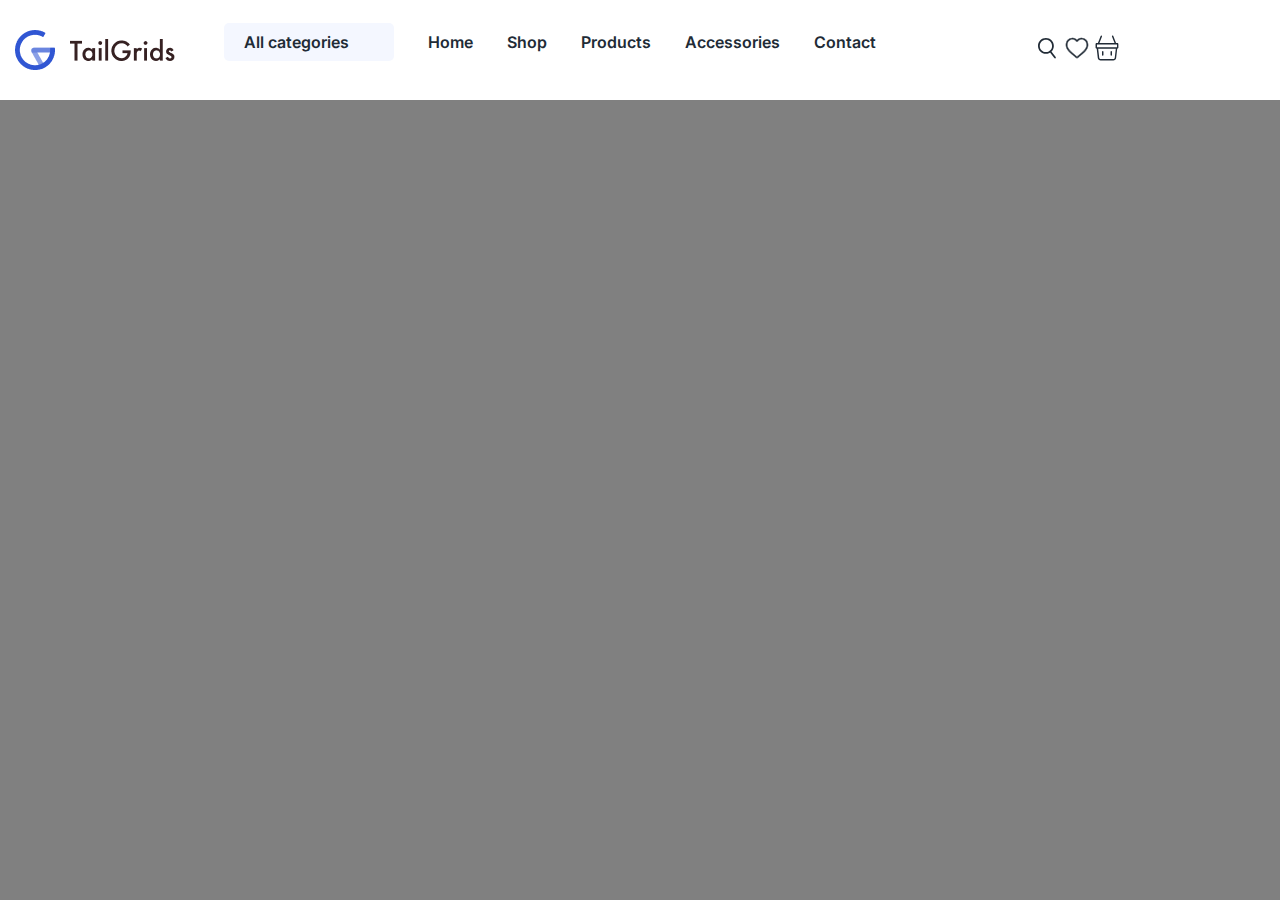
<file: lesson_11/index.html>
<!DOCTYPE html>
<html lang="zxx">
<head>
    <meta charset="UTF-8">
    <link rel="stylesheet" href="css/style.css">
    <meta name="viewport" content="width=device-width, initial-scale=1.0">
    <title>lesson 11</title>
</head>
<body>
    <header>
    <div class="wrapper">
       <div class="header__container">
            <div class="header__interface interface">
                <img class="interface__logo" src="img/Logo.png" alt="">
                <div class="interface__categories">
                    <a class="categories__button" href="">All categories</a>
                        <!-- <ul class="categories__item">
                                <li>
                                    Arts & Crafts
                                </li>
                                <br>
                                <li>
                                   <a href="">Fashion</a>
                                </li>
                                <br>
                                <li>
                                    Bages & Shoes
                                </li>
                                <li>
                                    Jewelry & Watch
                                </li>
                                <li>
                                    Beauty & Health
                                </li>
                                <li>
                                    Electronics
                                </li>
                            </ul> -->
                </div>
                    <ul class="interface__list ">
                        <li>
                            Home
                        </li>
                        <li>
                            Shop
                        </li>
                        <li>
                            Products
                        </li>
                        <li>
                            Accessories
                        </li>
                        <li>
                            Contact
                        </li>
                    </ul>
                <div class="interface__icon">
                    <img src="img/icons/Search Icon.svg" alt="">
                    <img src="img/icons/Frame (1).svg" alt="">
                    <img src="img/icons/Frame (2).svg" alt="">
                </div>
            </div>
        </div>
    </div>
    </header>
    <main>

    </main>
    <footer>

    </footer>
</body>
</html>
</file>
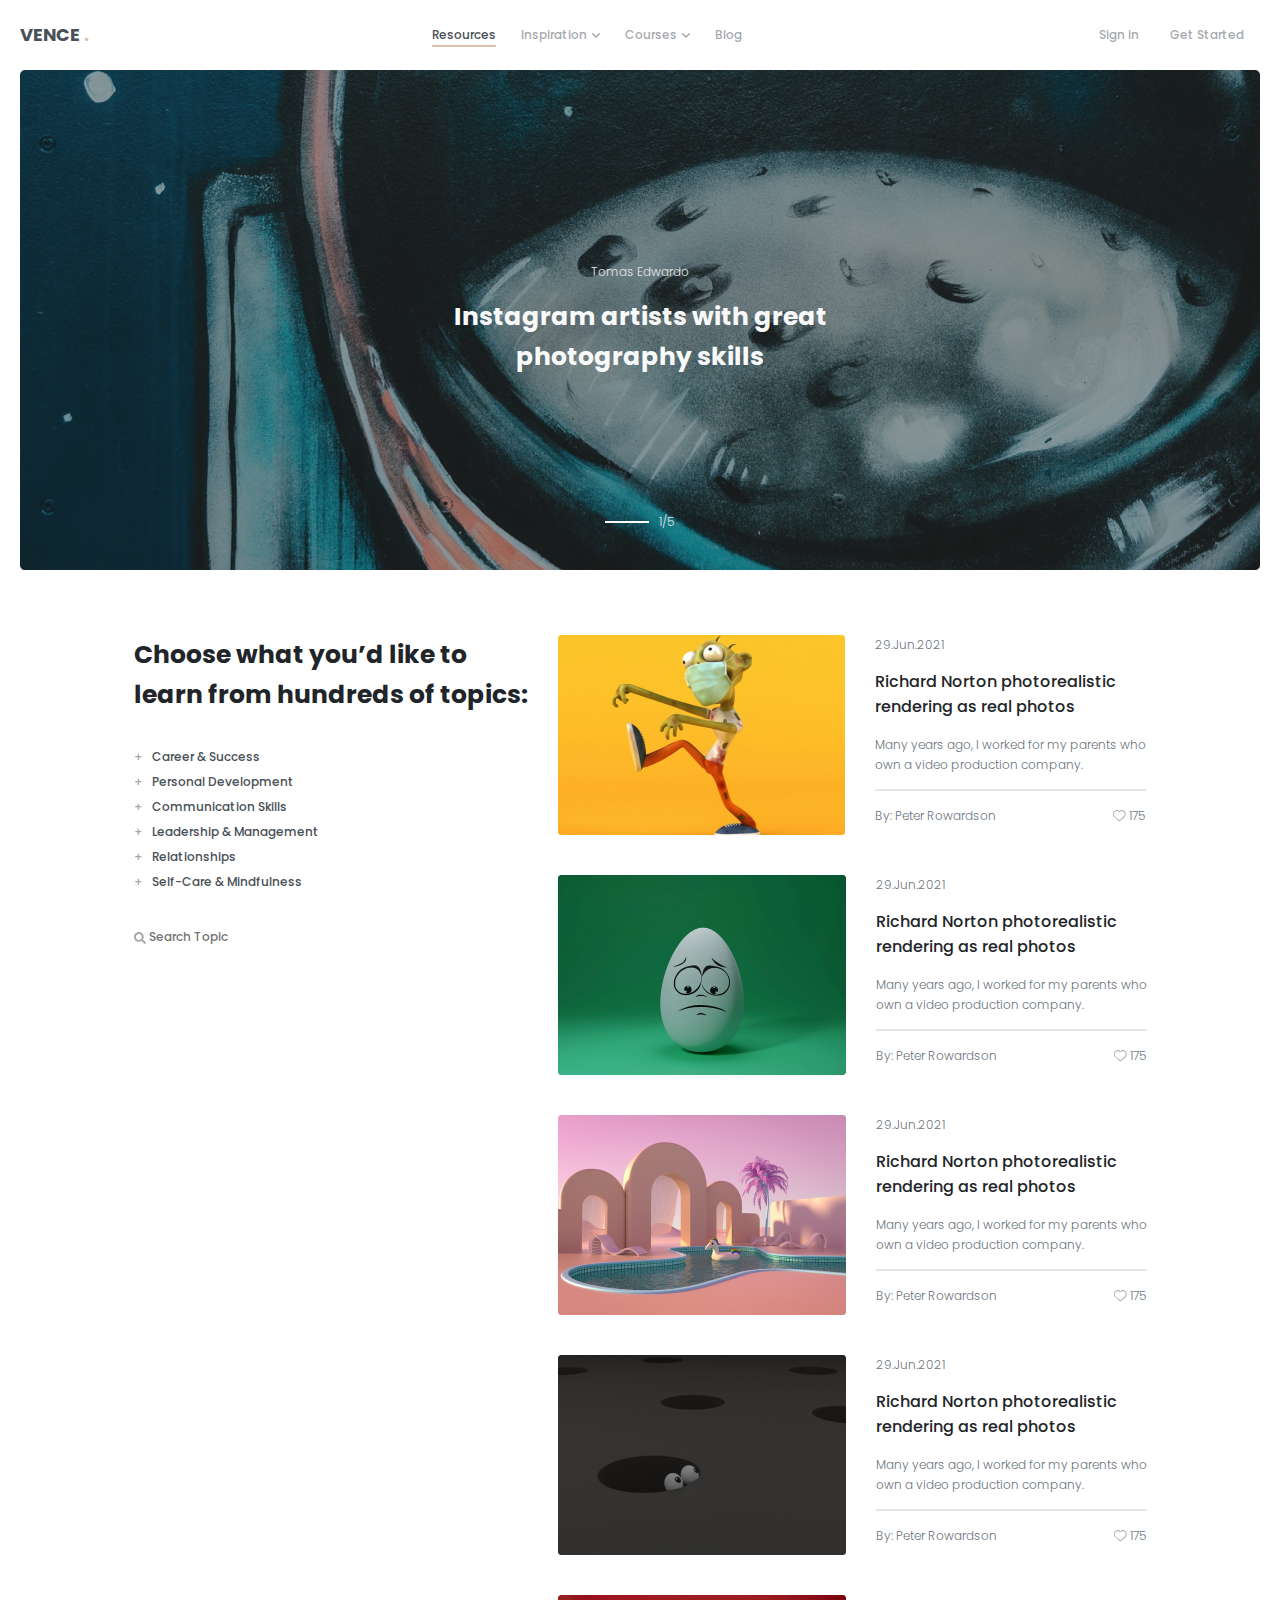
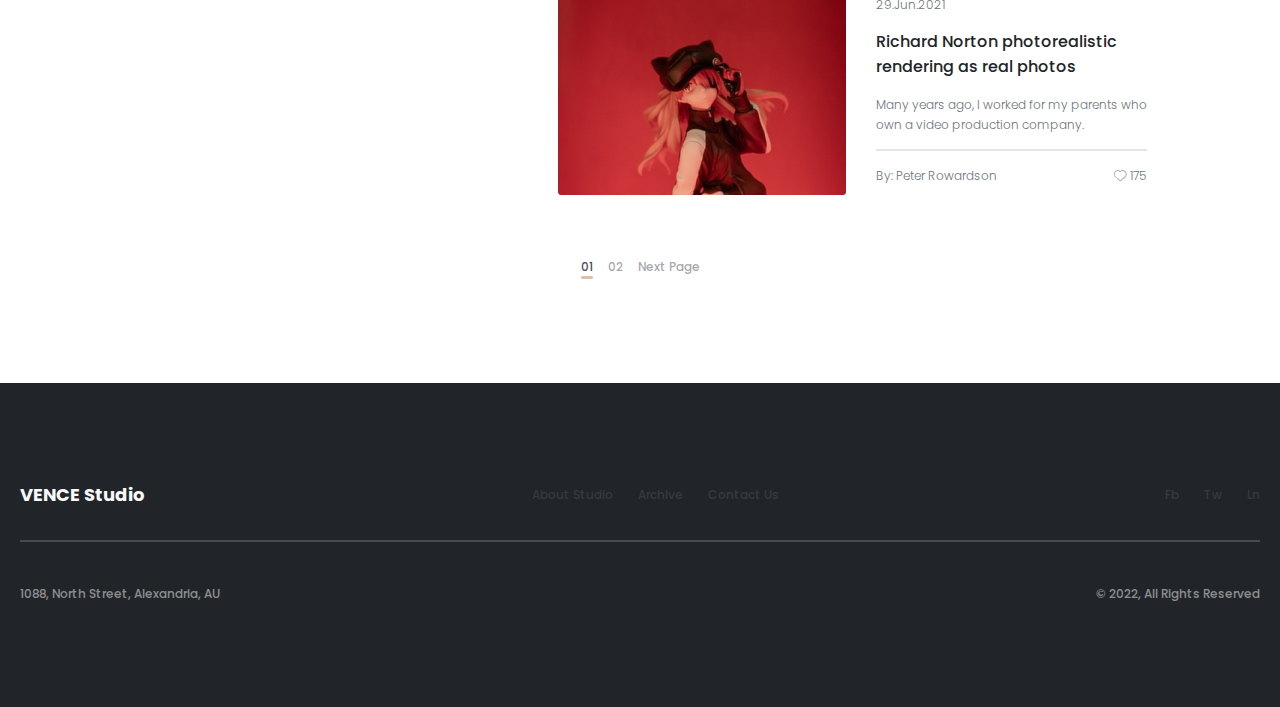
<file: semestr/index.html>
<!DOCTYPE html>
<html lang="en">
<head>
    <meta charset="UTF-8">
    <link rel="stylesheet" href="css/style.css">
    <meta name="viewport" content="width=device-width, initial-scale=1.0">
    <title>main page</title>
</head>
<body>
    <div class="wrapper">
        <header>
            <div class="header__container">
                <div class="header__logo">
                    VENCE
                </div>
                <div class="header__navigation">
                    <div class="header__body">
                        <ul class="header__list list">
                            <li class="list__item">
                                <a href="" class="list__link active">
                                    Resources
                                </a>
                            </li>
                            <li class="list__item list__item_parent">
                                <a href="" class="list__link">
                                    Inspiration
                                </a>
                            </li>
                            <li class="list__item list__item_parent">
                                <a href="" class="list__link">
                                    Courses
                                </a>
                            </li>
                            <li class="list__item">
                                <a href="blog.html" class="list__link">
                                    Blog
                                </a>
                            </li>
                        </ul>
                    </div>
                </div>
                <div class="header__button button">
                    <a href="sign-in.html" class="button__sign-in">
                        Sign in
                    </a>
                    <a href="sign-up.html" class="button__get-started">
                        Get Started
                    </a>
                </div>
                <button class="menu-icon">
                    <span>
                        
                    </span>
                </button>
            </div>
        </header>


        <main>
            <div class="page__container">
                <div class="page__body body">
                    <div class="body__content">
                        <div class="body__artist artist">
                            Tomas Edwardo
                        </div>
                        <h1 class="body__title title-main">
                            Instagram artists with great <br>
                            photography skills
                        </h1>
                        <div class="body__slide slide">
                            <div class="slide__line"></div>
                            <span class="slide__number">
                                1/5
                            </span>
                        </div>
                    </div>
                </div>
                <div class="page__portfolio">
                    <div class="portfolio__block">
                        <h2 class="block__title title">
                            Choose what you’d like to <br> learn from hundreds of topics:
                        </h2>
                        <div class="block__body">
                            <ul class="block__list list">
                                <li class="list__topics topics">
                                    <a href="" class="topics__link">
                                        Career & Success
                                    </a>
                                </li>
                                <li class="list__topics topics">
                                    <a href="" class="topics__link">
                                        Personal Development
                                    </a>
                                </li>
                                <li class="list__topics topics">
                                    <a href="" class="topics__link">
                                        Communication Skills
                                    </a>
                                </li>
                                <li class="list__topics topics">
                                    <a href="" class="topics__link">
                                        Leadership & Management
                                    </a>
                                </li>
                                <li class="list__topics topics">
                                    <a href="" class="topics__link">
                                        Relationships
                                    </a>
                                </li>
                                <li class="list__topics topics">
                                    <a href="" class="topics__link">
                                        Self-Care & Mindfulness
                                    </a>
                                </li>
                            </ul>
                        </div>
                        <div class="block__search">
                            <form action="">
                                <label class="search__icon for="">
                                    <img src="img/icons/search.svg" alt="">
                                </label>
                                <input type="text" class="search__text" placeholder="Search Topic">
                            </form>
                        </div>
                    </div>
                    <div class="portfolio__content">
                        <div class="content__box box">
                            <div class="box__image">
                                <img src="img/page-1/02.jpg" alt="">
                            </div>
                            <div class="box__text">
                                <div class="box__date">
                                    29.Jun.2021
                                </div>
                                <h2 class="box__title">
                                    Richard Norton photorealistic <br> rendering as real photos
                                </h2>
                                <div class="box__descriptions">
                                    Many years ago, I worked for my parents who <br> own a video production company.
                                </div>
                                <div class="box__line"></div>
                                <div class="box__author author">
                                    By: Peter Rowardson
                                    <div class="author__like like">
                                        <img src="img/icons/like.svg" alt="">
                                        <span class="like__number">
                                            175
                                        </span>
                                    </div>
                                </div>
                            </div>
                        </div>
                        <div class="content__box box">
                            <div class="box__image">
                                <img src="img/page-1/03.jpg" alt="">
                            </div>
                            <div class="box__text">
                                <div class="box__date">
                                    29.Jun.2021
                                </div>
                                <h2 class="box__title">
                                    Richard Norton photorealistic <br> rendering as real photos
                                </h2>
                                <div class="box__descriptions">
                                    Many years ago, I worked for my parents who <br> own a video production company.
                                </div>
                                <div class="box__line"></div>
                                <div class="box__author author">
                                    By: Peter Rowardson
                                    <div class="author__like like">
                                        <img src="img/icons/like.svg" alt="">
                                        <span class="like__number">
                                            175
                                        </span>
                                    </div>
                                </div>
                            </div>
                        </div>
                        <div class="content__box box">
                            <div class="box__image">
                                <img src="img/page-1/04.jpg" alt="">
                            </div>
                            <div class="box__text">
                                <div class="box__date">
                                    29.Jun.2021
                                </div>
                                <h2 class="box__title">
                                    Richard Norton photorealistic <br> rendering as real photos
                                </h2>
                                <div class="box__descriptions">
                                    Many years ago, I worked for my parents who <br> own a video production company.
                                </div>
                                <div class="box__line"></div>
                                <div class="box__author author">
                                    By: Peter Rowardson
                                    <div class="author__like like">
                                        <img src="img/icons/like.svg" alt="">
                                        <span class="like__number">
                                            175
                                        </span>
                                    </div>
                                </div>
                            </div>
                        </div>
                        <div class="content__box box">
                            <div class="box__image">
                                <img src="img/page-1/05.jpg" alt="">
                            </div>
                            <div class="box__text">
                                <div class="box__date">
                                    29.Jun.2021
                                </div>
                                <h2 class="box__title">
                                    Richard Norton photorealistic <br> rendering as real photos
                                </h2>
                                <div class="box__descriptions">
                                    Many years ago, I worked for my parents who <br> own a video production company.
                                </div>
                                <div class="box__line"></div>
                                <div class="box__author author">
                                    By: Peter Rowardson
                                    <div class="author__like like">
                                        <img src="img/icons/like.svg" alt="">
                                        <span class="like__number">
                                            175
                                        </span>
                                    </div>
                                </div>
                            </div>
                        </div>
                        <div class="content__box box">
                            <div class="box__image image-margin">
                                <img src="img/page-1/06.jpg" alt="">
                            </div>
                            <div class="box__text">
                                <div class="box__date">
                                    29.Jun.2021
                                </div>
                                <h2 class="box__title">
                                    Richard Norton photorealistic <br> rendering as real photos
                                </h2>
                                <div class="box__descriptions">
                                    Many years ago, I worked for my parents who <br> own a video production company.
                                </div>
                                <div class="box__line"></div>
                                <div class="box__author author author-margin">
                                    By: Peter Rowardson
                                    <div class="author__like like">
                                        <img src="img/icons/like.svg" alt="">
                                        <span class="like__number">
                                            175
                                        </span>
                                    </div>
                                </div>
                            </div>
                        </div>
                    </div>
                </div>
                <div class="page__next-sheet next">
                    <div class="next__item">
                        <a href="" class="next__link active">
                            01
                        </a>
                    </div>
                    <div class="next__item">
                        <a href="" class="next__link">
                            02
                        </a>
                    </div>
                    <div class="next__item">
                        <a href="" class="next__link">
                            Next Page
                        </a>
                    </div>
                </div>
            </div>
        </main>


        <footer>
            <div class="footer__container">
                <div class="footer__build">
                    <div class="footer__logo">
                        VENCE Studio
                    </div>
                    <div class="footer__navigation">
                        <div class="footer__body">
                            <ul class="footer__list list">
                                <li class="list__item">
                                    <a href="" class="footer__link">
                                        About Studio
                                    </a>
                                </li>
                                <li class="list__item">
                                    <a href="" class="footer__link">
                                        Archive
                                    </a>
                                </li>
                                <li class="list__item">
                                    <a href="contact-us.html" class="footer__link">
                                        Contact Us
                                    </a>
                                </li>
                            </ul>
                        </div>
                    </div>
                    <div class="footer__lang">
                        <ul class="footer__list list">
                            <li class="list__item">
                                <a href="" class="footer__link">
                                    Fb
                                </a>
                            </li>
                            <li class="list__item">
                                <a href="" class="footer__link">
                                    Tw
                                </a>
                            </li>
                            <li class="list__item">
                                <a href="" class="footer__link">
                                    Ln
                                </a>
                            </li>
                        </ul>
                    </div>
                </div>
                <div class="footer__line"></div>
                <div class="footer__info">
                    <div class="footer__address">
                        1088, North Street, Alexandria, AU
                    </div>
                    <div class="footer__rights">
                        © 2022, All Rights Reserved
                    </div>
                </div>
            </div>
        </footer>
    </div>
</body>
</html>
</file>
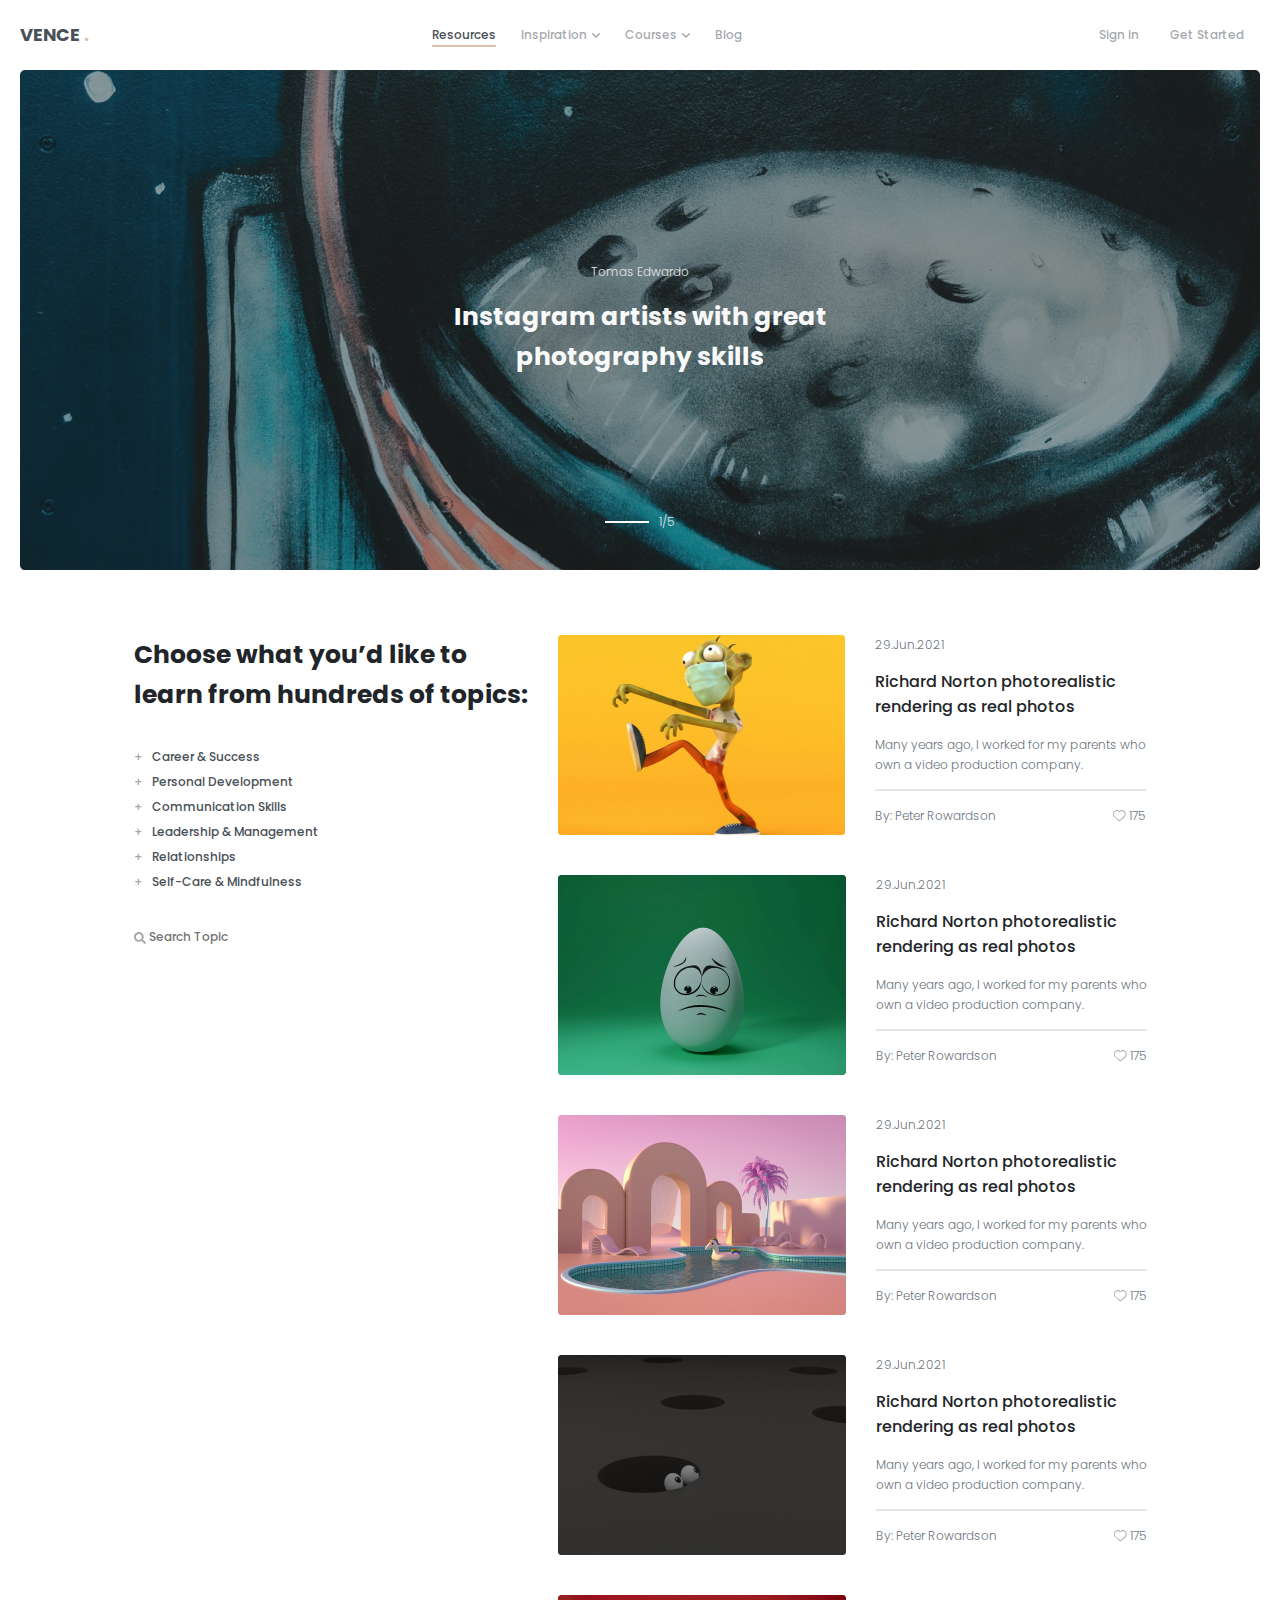
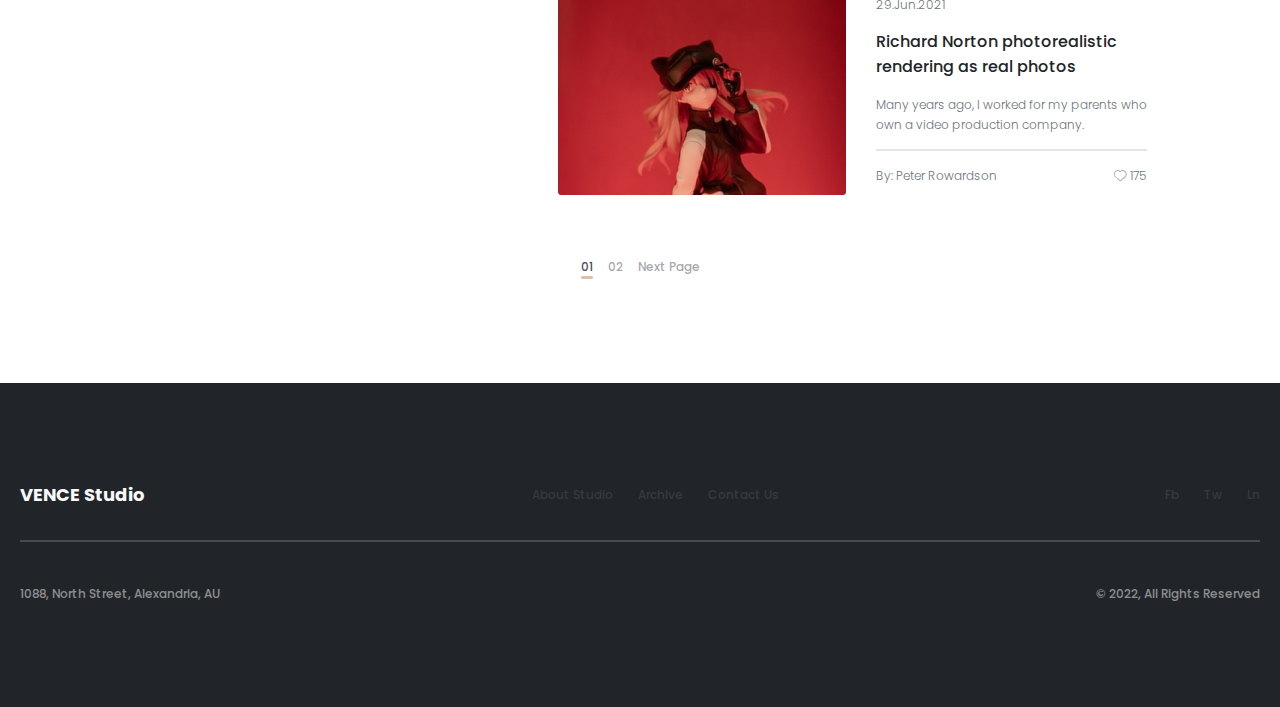
<file: lesson_18/lesson_18/index.html>
<!DOCTYPE html>
<html lang="zxx">
<head>
    <meta charset="UTF-8">
    <link rel="stylesheet" href="css/style.css">
    <meta name="viewport" content="width=device-width, initial-scale=1.0">
    <title>lesson 18</title>
</head>
<body>
    <div class="wrapper">
        <header>
            <div class="header__container">
                <div class="header__logo">
                    VENCE
                </div>
                <div class="header__navigation">
                    <div class="header__body">
                        <ul class="header__list list">
                            <li class="list__item">
                                <a href="" class="list__link active">
                                    Resources
                                </a>
                            </li>
                            <li class="list__item list__item_parent">
                                <a href="" class="list__link">
                                    Inspiration
                                </a>
                            </li>
                            <li class="list__item list__item_parent">
                                <a href="" class="list__link">
                                    Courses
                                </a>
                            </li>
                            <li class="list__item">
                                <a href="blog.html" class="list__link">
                                    Blog
                                </a>
                            </li>
                        </ul>
                    </div>
                </div>
                <div class="header__button button">
                    <a href="" class="button__sign-in">
                        Sign in
                    </a>
                    <a href="" class="button__get-started">
                        Get Started
                    </a>
                </div>
                <button class="menu-icon">
                    <span>
                        
                    </span>
                </button>
            </div>
        </header>


        <main>
            <div class="page__container">
                <div class="page__body body">
                    <div class="body__content">
                        <div class="body__artist artist">
                            Tomas Edwardo
                        </div>
                        <h1 class="body__title title-main">
                            Instagram artists with great <br>
                            photography skills
                        </h1>
                        <div class="body__slide slide">
                            <div class="slide__line"></div>
                            <span class="slide__number">
                                1/5
                            </span>
                        </div>
                    </div>
                </div>
                <div class="page__portfolio">
                    <div class="portfolio__block">
                        <h2 class="block__title title">
                            Choose what you’d like to <br> learn from hundreds of topics:
                        </h2>
                        <div class="block__body">
                            <ul class="block__list list">
                                <li class="list__topics topics">
                                    <a href="" class="topics__link">
                                        Career & Success
                                    </a>
                                </li>
                                <li class="list__topics topics">
                                    <a href="" class="topics__link">
                                        Personal Development
                                    </a>
                                </li>
                                <li class="list__topics topics">
                                    <a href="" class="topics__link">
                                        Communication Skills
                                    </a>
                                </li>
                                <li class="list__topics topics">
                                    <a href="" class="topics__link">
                                        Leadership & Management
                                    </a>
                                </li>
                                <li class="list__topics topics">
                                    <a href="" class="topics__link">
                                        Relationships
                                    </a>
                                </li>
                                <li class="list__topics topics">
                                    <a href="" class="topics__link">
                                        Self-Care & Mindfulness
                                    </a>
                                </li>
                            </ul>
                        </div>
                        <div class="block__search">
                            <form action="">
                                <label class="search__icon for="">
                                    <img src="img/icons/search.svg" alt="">
                                </label>
                                <input type="text" class="search__text" placeholder="Search Topic">
                            </form>
                        </div>
                    </div>
                    <div class="portfolio__content">
                        <div class="content__box box">
                            <div class="box__image">
                                <img src="img/page-1/02.jpg" alt="">
                            </div>
                            <div class="box__text">
                                <div class="box__date">
                                    29.Jun.2021
                                </div>
                                <h2 class="box__title">
                                    Richard Norton photorealistic <br> rendering as real photos
                                </h2>
                                <div class="box__descriptions">
                                    Many years ago, I worked for my parents who <br> own a video production company.
                                </div>
                                <div class="box__line"></div>
                                <div class="box__author author">
                                    By: Peter Rowardson
                                    <div class="author__like like">
                                        <img src="img/icons/like.svg" alt="">
                                        <span class="like__number">
                                            175
                                        </span>
                                    </div>
                                </div>
                            </div>
                        </div>
                        <div class="content__box box">
                            <div class="box__image">
                                <img src="img/page-1/03.jpg" alt="">
                            </div>
                            <div class="box__text">
                                <div class="box__date">
                                    29.Jun.2021
                                </div>
                                <h2 class="box__title">
                                    Richard Norton photorealistic <br> rendering as real photos
                                </h2>
                                <div class="box__descriptions">
                                    Many years ago, I worked for my parents who <br> own a video production company.
                                </div>
                                <div class="box__line"></div>
                                <div class="box__author author">
                                    By: Peter Rowardson
                                    <div class="author__like like">
                                        <img src="img/icons/like.svg" alt="">
                                        <span class="like__number">
                                            175
                                        </span>
                                    </div>
                                </div>
                            </div>
                        </div>
                        <div class="content__box box">
                            <div class="box__image">
                                <img src="img/page-1/04.jpg" alt="">
                            </div>
                            <div class="box__text">
                                <div class="box__date">
                                    29.Jun.2021
                                </div>
                                <h2 class="box__title">
                                    Richard Norton photorealistic <br> rendering as real photos
                                </h2>
                                <div class="box__descriptions">
                                    Many years ago, I worked for my parents who <br> own a video production company.
                                </div>
                                <div class="box__line"></div>
                                <div class="box__author author">
                                    By: Peter Rowardson
                                    <div class="author__like like">
                                        <img src="img/icons/like.svg" alt="">
                                        <span class="like__number">
                                            175
                                        </span>
                                    </div>
                                </div>
                            </div>
                        </div>
                        <div class="content__box box">
                            <div class="box__image">
                                <img src="img/page-1/05.jpg" alt="">
                            </div>
                            <div class="box__text">
                                <div class="box__date">
                                    29.Jun.2021
                                </div>
                                <h2 class="box__title">
                                    Richard Norton photorealistic <br> rendering as real photos
                                </h2>
                                <div class="box__descriptions">
                                    Many years ago, I worked for my parents who <br> own a video production company.
                                </div>
                                <div class="box__line"></div>
                                <div class="box__author author">
                                    By: Peter Rowardson
                                    <div class="author__like like">
                                        <img src="img/icons/like.svg" alt="">
                                        <span class="like__number">
                                            175
                                        </span>
                                    </div>
                                </div>
                            </div>
                        </div>
                        <div class="content__box box">
                            <div class="box__image image-margin">
                                <img src="img/page-1/06.jpg" alt="">
                            </div>
                            <div class="box__text">
                                <div class="box__date">
                                    29.Jun.2021
                                </div>
                                <h2 class="box__title">
                                    Richard Norton photorealistic <br> rendering as real photos
                                </h2>
                                <div class="box__descriptions">
                                    Many years ago, I worked for my parents who <br> own a video production company.
                                </div>
                                <div class="box__line"></div>
                                <div class="box__author author author-margin">
                                    By: Peter Rowardson
                                    <div class="author__like like">
                                        <img src="img/icons/like.svg" alt="">
                                        <span class="like__number">
                                            175
                                        </span>
                                    </div>
                                </div>
                            </div>
                        </div>
                    </div>
                </div>
                <div class="page__next-sheet next">
                    <div class="next__item">
                        <a href="" class="next__link active">
                            01
                        </a>
                    </div>
                    <div class="next__item">
                        <a href="" class="next__link">
                            02
                        </a>
                    </div>
                    <div class="next__item">
                        <a href="" class="next__link">
                            Next Page
                        </a>
                    </div>
                </div>
            </div>
        </main>


        <footer>
            <div class="footer__container">
                <div class="footer__build">
                    <div class="footer__logo">
                        VENCE Studio
                    </div>
                    <div class="footer__navigation">
                        <div class="footer__body">
                            <ul class="footer__list list">
                                <li class="list__item">
                                    <a href="" class="footer__link">
                                        About Studio
                                    </a>
                                </li>
                                <li class="list__item">
                                    <a href="" class="footer__link">
                                        Archive
                                    </a>
                                </li>
                                <li class="list__item">
                                    <a href="" class="footer__link">
                                        Contact Us
                                    </a>
                                </li>
                            </ul>
                        </div>
                    </div>
                    <div class="footer__lang">
                        <ul class="footer__list list">
                            <li class="list__item">
                                <a href="" class="footer__link">
                                    Fb
                                </a>
                            </li>
                            <li class="list__item">
                                <a href="" class="footer__link">
                                    Tw
                                </a>
                            </li>
                            <li class="list__item">
                                <a href="" class="footer__link">
                                    Ln
                                </a>
                            </li>
                        </ul>
                    </div>
                </div>
                <div class="footer__line"></div>
                <div class="footer__info">
                    <div class="footer__address">
                        1088, North Street, Alexandria, AU
                    </div>
                    <div class="footer__rights">
                        © 2022, All Rights Reserved
                    </div>
                </div>
            </div>
        </footer>
    </div>
</body>
</html>
</file>
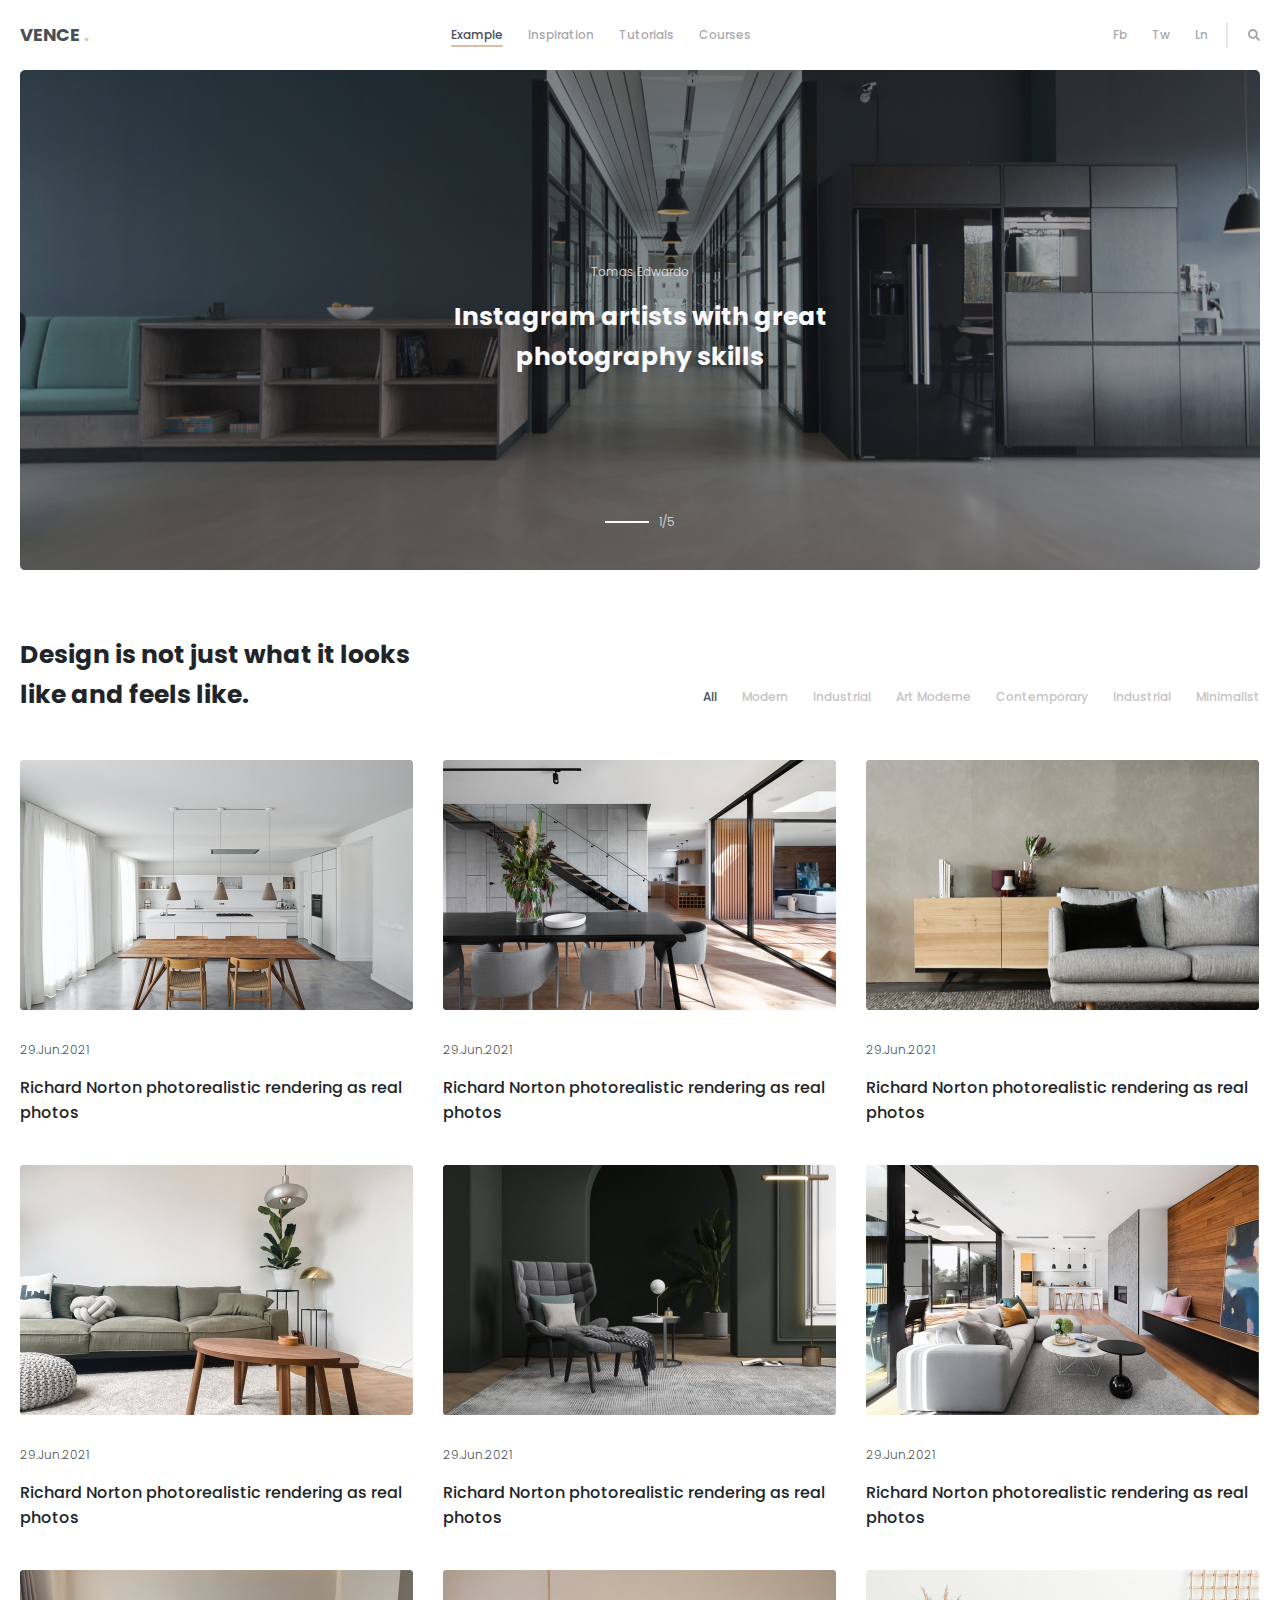
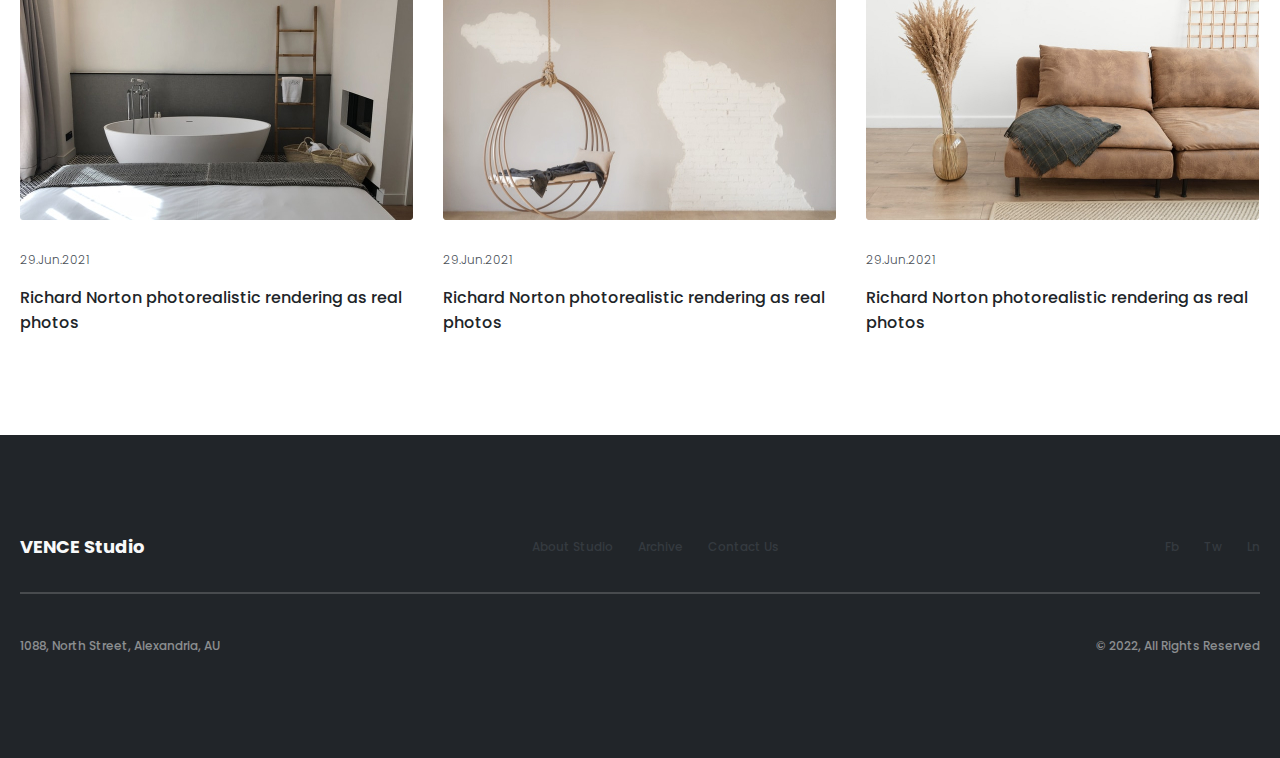
<file: semestr/blog.html>
<!DOCTYPE html>
<html lang="en">
<head>
    <meta charset="UTF-8">
    <meta name="viewport" content="width=device-width, initial-scale=1.0">
    <link rel="stylesheet" href="css/blog.css">
    <title>Blog</title>
</head>
<body>
    <div class="wrapper">
        <header>
            <div class="header__container">
                    <div class="header__logo">
                        <a href="index.html" class="logo__link">
                            VENCE
                        </a>
                    </div>
                    <div class="header__navigation">
                        <div class="header__body">
                            <ul class="header__list list">
                                <li class="list__item">
                                    <a href="" class="list__link active">
                                        Example
                                    </a>
                                </li>
                                <li class="list__item">
                                    <a href="" class="list__link">
                                        Inspiration
                                    </a>
                                </li>
                                <li class="list__item">
                                    <a href="" class="list__link">
                                        Tutorials
                                    </a>
                                </li>
                                <li class="list__item">
                                    <a href="blog.html" class="list__link">
                                        Courses
                                    </a>
                                </li>
                            </ul>
                        </div>
                    </div>
                    <div class="header__info">
                        <div class="header__lang">
                            <ul class="header__list list">
                                <li class="list__item">
                                    <a href="" class="header__link">
                                        Fb
                                    </a>
                                </li>
                                <li class="list__item">
                                    <a href="" class="header__link">
                                        Tw
                                    </a>
                                </li>
                                <li class="list__item">
                                    <a href="" class="header__link">
                                        Ln
                                    </a>
                                </li>
                            </ul>
                        </div>
                        <div class="header__search">
                            <a href="" class="header__icon-search">
                                <img src="img/icons/search.svg" alt="">
                            </a>
                        </div>
                        <button class="menu-icon">
                            <span>
                                
                            </span>
                        </button>
                    </div>
            </div>
        </header>


        <main>
            <div class="page__container">
                <div class="page__body body">
                    <div class="body__content">
                        <div class="body__artist artist">
                            Tomas Edwardo
                        </div>
                        <h1 class="body__title title-main">
                            Instagram artists with great <br>
                            photography skills
                        </h1>
                        <div class="body__slide slide">
                            <div class="slide__line"></div>
                            <span class="slide__number">
                                1/5
                            </span>
                        </div>
                    </div>
                </div>
                <div class="page__build build">
                    <h2 class="build__title">
                        Design is not just what it looks <br> like and feels like.
                    </h2>
                    <div class="build__navigation">
                        <ul class="build__list list">
                            <li class="list__categories categories">
                                <a href="" class="categories__link active">
                                    All
                                </a>
                            </li>
                            <li class="list__categories categories">
                                <a href="" class="categories__link">
                                    Modern 
                                </a>
                            </li>
                            <li class="list__categories categories">
                                <a href="" class="categories__link">
                                    Industrial
                                </a>
                            </li>
                            <li class="list__categories categories">
                                <a href="" class="categories__link">
                                    Art Moderne
                                </a>
                            </li>
                            <li class="list__categories categories">
                                <a href="" class="categories__link">
                                    Contemporary
                                </a>
                            </li>
                            <li class="list__categories categories">
                                <a href="" class="categories__link">
                                    Industrial
                                </a>
                            </li>
                            <li class="list__categories categories">
                                <a href="" class="categories__link">
                                    Minimalist
                                </a>
                            </li>
                        </ul>
                    </div>
                </div>
                <div class="page__portfolio">
                    <div class="portfolio__block block">
                        <div class="block__image">
                            <img src="img/page-2/02.jpg" alt="">
                        </div>
                        <div class="block__text">
                            <div class="block__date">
                                29.Jun.2021
                            </div>
                            <div class="block__title">
                                Richard Norton photorealistic rendering as real <br> photos
                            </div>
                        </div>
                    </div>
                    <div class="portfolio__block block">
                        <div class="block__image">
                            <img src="img/page-2/03.jpg" alt="">
                        </div>
                        <div class="block__text">
                            <div class="block__date">
                                29.Jun.2021
                            </div>
                            <div class="block__title">
                                Richard Norton photorealistic rendering as real <br> photos
                            </div>
                        </div>
                    </div>
                    <div class="portfolio__block block">
                        <div class="block__image">
                            <img src="img/page-2/04.jpg" alt="">
                        </div>
                        <div class="block__text">
                            <div class="block__date">
                                29.Jun.2021
                            </div>
                            <div class="block__title">
                                Richard Norton photorealistic rendering as real <br> photos
                            </div>
                        </div>
                    </div>
                    <div class="portfolio__block block">
                        <div class="block__image">
                            <img src="img/page-2/05.jpg" alt="">
                        </div>
                        <div class="block__text">
                            <div class="block__date">
                                29.Jun.2021
                            </div>
                            <div class="block__title">
                                Richard Norton photorealistic rendering as real <br> photos
                            </div>
                        </div>
                    </div>
                    <div class="portfolio__block block">
                        <div class="block__image">
                            <img src="img/page-2/06.jpg" alt="">
                        </div>
                        <div class="block__text">
                            <div class="block__date">
                                29.Jun.2021
                            </div>
                            <div class="block__title">
                                Richard Norton photorealistic rendering as real <br> photos
                            </div>
                        </div>
                    </div>
                    <div class="portfolio__block block">
                        <div class="block__image">
                            <img src="img/page-2/07.jpg" alt="">
                        </div>
                        <div class="block__text">
                            <div class="block__date">
                                29.Jun.2021
                            </div>
                            <div class="block__title">
                                Richard Norton photorealistic rendering as real <br> photos
                            </div>
                        </div>
                    </div>
                    <div class="portfolio__block block">
                        <div class="block__image">
                            <img src="img/page-2/08.jpg" alt="">
                        </div>
                        <div class="block__text">
                            <div class="block__date">
                                29.Jun.2021
                            </div>
                            <div class="block__title">
                                Richard Norton photorealistic rendering as real <br> photos
                            </div>
                        </div>
                    </div>
                    <div class="portfolio__block block">
                        <div class="block__image">
                            <img src="img/page-2/09.jpg" alt="">
                        </div>
                        <div class="block__text">
                            <div class="block__date">
                                29.Jun.2021
                            </div>
                            <div class="block__title">
                                Richard Norton photorealistic rendering as real <br> photos
                            </div>
                        </div>
                    </div>
                    <div class="portfolio__block block">
                        <div class="block__image">
                            <img src="img/page-2/10.jpg" alt="">
                        </div>
                        <div class="block__text">
                            <div class="block__date">
                                29.Jun.2021
                            </div>
                            <div class="block__title">
                                Richard Norton photorealistic rendering as real <br> photos
                            </div>
                        </div>
                    </div>
                </div>
            </div>
        </main>


        <footer>
            <div class="footer__container">
                <div class="footer__build">
                    <div class="footer__logo">
                        VENCE Studio
                    </div>
                    <div class="footer__navigation">
                        <div class="footer__body">
                            <ul class="footer__list list">
                                <li class="list__item">
                                    <a href="" class="footer__link">
                                        About Studio
                                    </a>
                                </li>
                                <li class="list__item">
                                    <a href="" class="footer__link">
                                        Archive
                                    </a>
                                </li>
                                <li class="list__item">
                                    <a href="contact-us.html" class="footer__link">
                                        Contact Us
                                    </a>
                                </li>
                            </ul>
                        </div>
                    </div>
                    <div class="footer__lang">
                        <ul class="footer__list list">
                            <li class="list__item">
                                <a href="" class="footer__link">
                                    Fb
                                </a>
                            </li>
                            <li class="list__item">
                                <a href="" class="footer__link">
                                    Tw
                                </a>
                            </li>
                            <li class="list__item">
                                <a href="" class="footer__link">
                                    Ln
                                </a>
                            </li>
                        </ul>
                    </div>
                </div>
                <div class="footer__line"></div>
                <div class="footer__info">
                    <div class="footer__address">
                        1088, North Street, Alexandria, AU
                    </div>
                    <div class="footer__rights">
                        © 2022, All Rights Reserved
                    </div>
                </div>
            </div>
        </footer>
    </div>
</body>
</html>
</file>
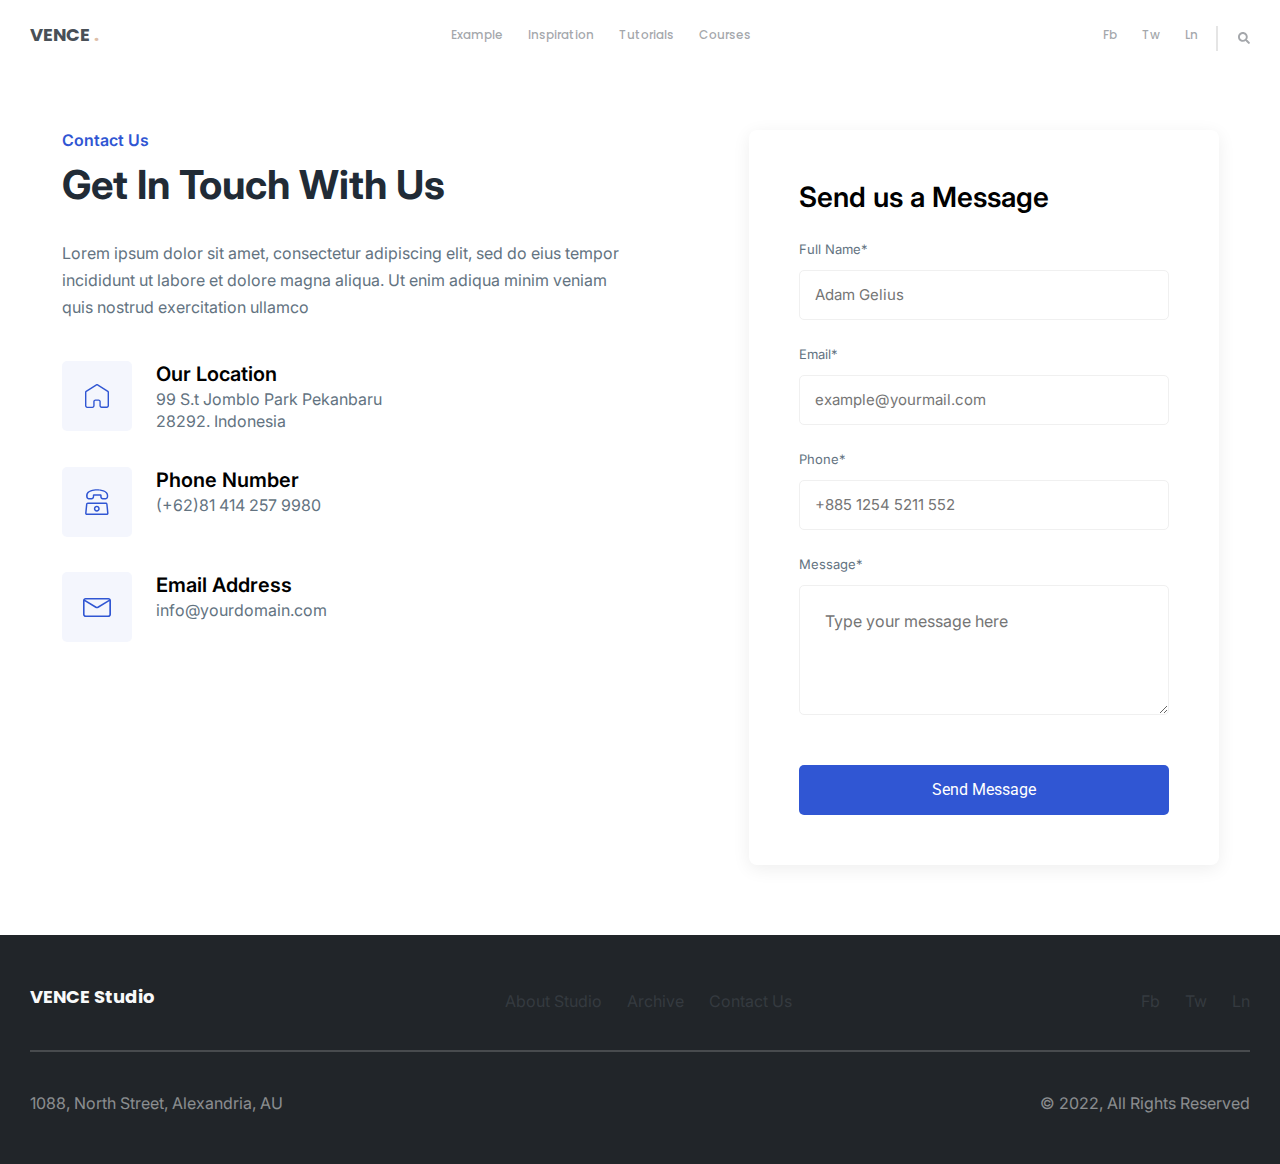
<file: semestr/contact-us.html>
<!DOCTYPE html>
<html lang="en">
<head>
    <meta charset="UTF-8">
    <link rel="stylesheet" href="css/contact-us.css">
    <meta name="viewport" content="width=device-width, initial-scale=1.0">
    <title>Contact us</title>
</head>
<body>
    <div class="wrapper">
        <header>
            <div class="header__container">
                <div class="header__logo">
                    <a href="index.html" class="logo__link">
                        VENCE
                    </a>
                </div>
                <div class="header__navigation">
                    <div class="header__body">
                        <ul class="header__list list">
                            <li class="list__item">
                                <a href="blog.html" class="list__link active">
                                    Example
                                </a>
                            </li>
                            <li class="list__item">
                                <a href="" class="list__link">
                                    Inspiration
                                </a>
                            </li>
                            <li class="list__item">
                                <a href="" class="list__link">
                                    Tutorials
                                </a>
                            </li>
                            <li class="list__item">
                                <a href="blog.html" class="list__link">
                                    Courses
                                </a>
                            </li>
                        </ul>
                    </div>
                </div>
                <div class="header__info">
                    <div class="header__lang">
                        <ul class="header__list list">
                            <li class="list__item">
                                <a href="" class="header__link">
                                    Fb
                                </a>
                            </li>
                            <li class="list__item">
                                <a href="" class="header__link">
                                    Tw
                                </a>
                            </li>
                            <li class="list__item">
                                <a href="" class="header__link">
                                    Ln
                                </a>
                            </li>
                        </ul>
                    </div>
                    <div class="header__search">
                        <a href="" class="header__icon-search">
                            <img src="img/icons/search.svg" alt="">
                        </a>
                    </div>
                    <button class="menu-icon">
                        <span>
                            
                        </span>
                    </button>
                </div>
        </div>
        </header>
        <main>
            <div class="contact__container">
                <div class="contact__content content">
                    <div class="content__left-side left-side">
                        <div class="left-side__text text">
                            <div class="text__contact">
                                Contact Us
                            </div>
                            <h1 class="text__title">
                                Get In Touch With Us
                            </h1>
                            <div class="text__description">
                                Lorem ipsum dolor sit amet, consectetur adipiscing elit, sed do eius tempor <br>
                                incididunt ut labore et dolore magna aliqua. Ut enim adiqua minim veniam <br>
                                quis nostrud exercitation ullamco
                            </div>
                        </div>
                        <div class="left-side__info info">
                            <div class="info__block block">
                                <div class="block__image">
                                    <img src="img/icons/house.svg" alt="">
                                </div>
                                <div class="info__details details">
                                    <div class="details__title">
                                        Our Location
                                    </div>
                                    <div class="details__description">
                                        99 S.t Jomblo Park Pekanbaru <br>
                                        28292. Indonesia
                                    </div>
                                </div>
                            </div> 
                            <div class="info__block block">
                                <div class="block__image">
                                    <img src="img/icons/phone.svg" alt="">
                                </div>
                                <div class="info__details details">
                                    <div class="details__title">
                                        Phone Number
                                    </div>
                                    <div class="details__description">
                                        (+62)81 414 257 9980
                                    </div>
                                </div>
                            </div> 
                            <div class="info__block block">
                                <div class="block__image">
                                    <img src="img/icons/mail.svg" alt="">
                                </div>
                                <div class="info__details details">
                                    <div class="details__title">
                                        Email Address
                                    </div>
                                    <div class="details__description">
                                        info@yourdomain.com
                                    </div>
                                </div>
                            </div> 
                        </div>
                    </div>
                    <div class="content__right-side">
                        <div class="right-side__form">
                            <form action="" class="people__information" method="POST" enctype="multipart/form-data">
                                <h2 class="form__title">
                                    Send us a Message
                                </h2>
                                <div class="information__block block">
                                    <label for="" class="block__label">
                                        Full Name*
                                    </label>
                                    <input type="text" class="block__input" required="" name="full-name" placeholder="Adam Gelius">
                                </div>
                                <div class="information__block block">
                                    <label for="" class="block__label">
                                        Email*
                                    </label>
                                    <input type="email" class="block__input" required="" name="email" placeholder="example@yourmail.com">
                                </div>
                                <div class="information__block block">
                                    <label for="" class="block__label">
                                        Phone*
                                    </label>
                                    <input type="tel" class="block__input" required="" name="phone" placeholder="+885 1254 5211 552">
                                </div>
                                <div class="information__area area">
                                    <label for="" class="area__label">
                                        Message*
                                    </label>
                                    <textarea class="area__message" required="" name="message" id="area" cols="30" rows="10" placeholder="Type your message here"></textarea>
                                </div>
                                <button class="form__butt butt">
                                    <a href="contact-us.html" class="butt__link">
                                        Send Message
                                    </a>
                                </button>
                            </form>
                        </div>
                    </div>
                </div>
            </div>
        </main>
        <footer>
            <div class="footer__container">
                <div class="footer__build">
                    <div class="footer__logo">
                        VENCE Studio
                    </div>
                    <div class="footer__navigation">
                        <div class="footer__body">
                            <ul class="footer__list list">
                                <li class="list__item">
                                    <a href="" class="footer__link">
                                        About Studio
                                    </a>
                                </li>
                                <li class="list__item">
                                    <a href="" class="footer__link">
                                        Archive
                                    </a>
                                </li>
                                <li class="list__item">
                                    <a href="contact-us.html" class="footer__link">
                                        Contact Us
                                    </a>
                                </li>
                            </ul>
                        </div>
                    </div>
                    <div class="footer__lang">
                        <ul class="footer__list list">
                            <li class="list__item">
                                <a href="" class="footer__link">
                                    Fb
                                </a>
                            </li>
                            <li class="list__item">
                                <a href="" class="footer__link">
                                    Tw
                                </a>
                            </li>
                            <li class="list__item">
                                <a href="" class="footer__link">
                                    Ln
                                </a>
                            </li>
                        </ul>
                    </div>
                </div>
                <div class="footer__line"></div>
                <div class="footer__info">
                    <div class="footer__address">
                        1088, North Street, Alexandria, AU
                    </div>
                    <div class="footer__rights">
                        © 2022, All Rights Reserved
                    </div>
                </div>
            </div>
        </footer>
    </div>
</body>
</html>
</file>
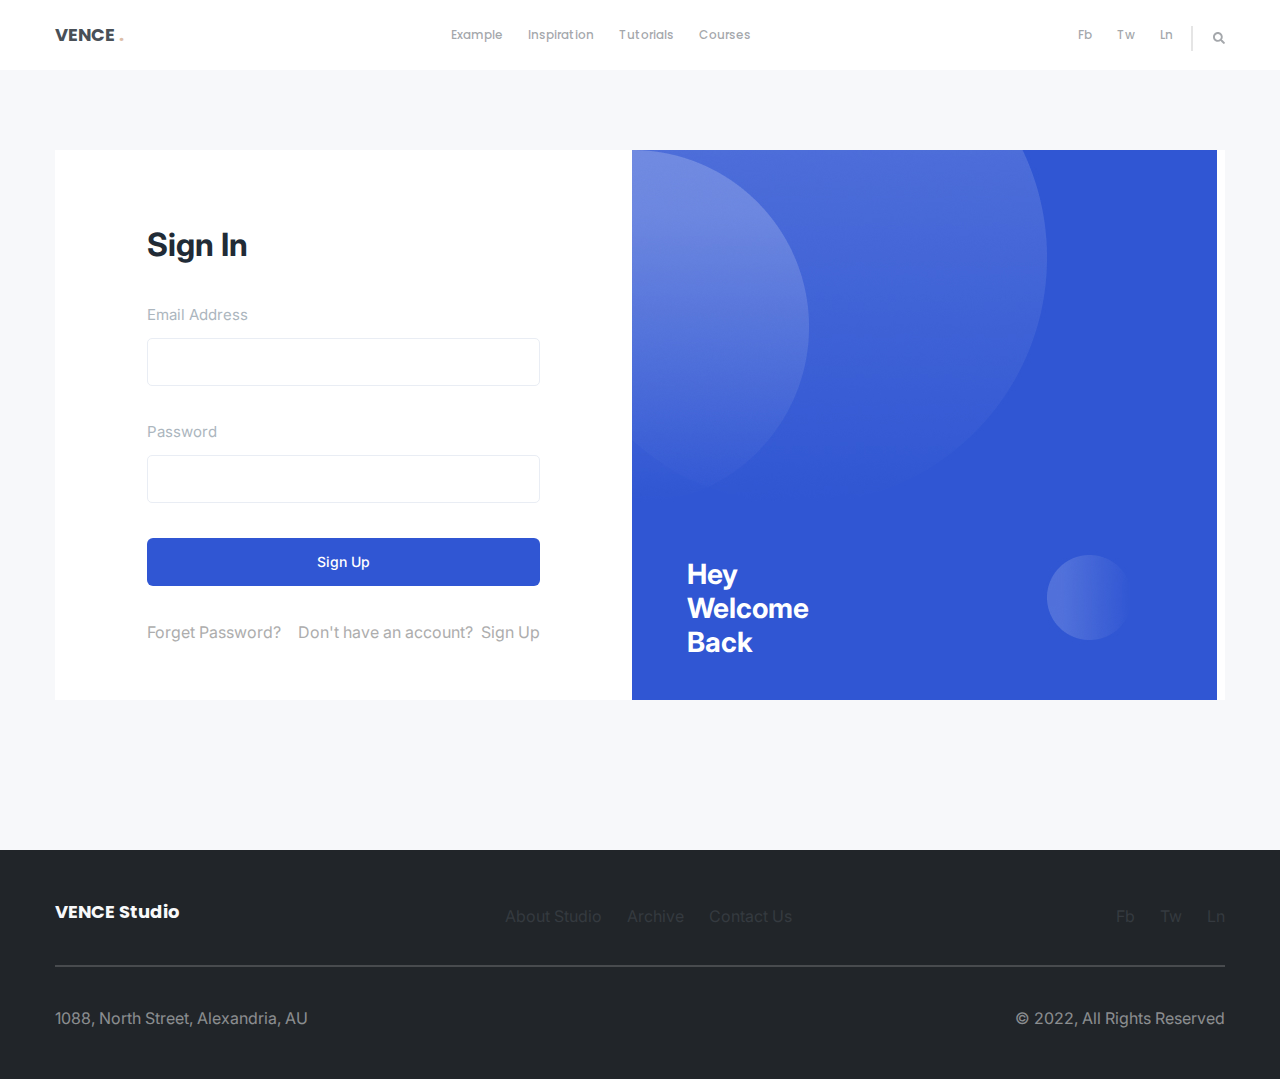
<file: semestr/sign-in.html>
<!DOCTYPE html>
<html lang="en">
<head>
    <meta charset="UTF-8">
    <link rel="stylesheet" href="css/sign-in.css">
    <meta name="viewport" content="width=device-width, initial-scale=1.0">
    <title>Sign In</title>
</head>
<body>
    <div class="wrapper">
        <header>
            <div class="header__container">
                <div class="header__logo">
                    <a href="index.html" class="logo__link">
                        VENCE
                    </a>
                </div>
                <div class="header__navigation">
                    <div class="header__body">
                        <ul class="header__list list">
                            <li class="list__item">
                                <a href="blog.html" class="list__link active">
                                    Example
                                </a>
                            </li>
                            <li class="list__item">
                                <a href="" class="list__link">
                                    Inspiration
                                </a>
                            </li>
                            <li class="list__item">
                                <a href="" class="list__link">
                                    Tutorials
                                </a>
                            </li>
                            <li class="list__item">
                                <a href="" class="list__link">
                                    Courses
                                </a>
                            </li>
                        </ul>
                    </div>
                </div>
                <div class="header__info">
                    <div class="header__lang">
                        <ul class="header__list list">
                            <li class="list__item">
                                <a href="" class="header__link">
                                    Fb
                                </a>
                            </li>
                            <li class="list__item">
                                <a href="" class="header__link">
                                    Tw
                                </a>
                            </li>
                            <li class="list__item">
                                <a href="" class="header__link">
                                    Ln
                                </a>
                            </li>
                        </ul>
                    </div>
                    <div class="header__search">
                        <a href="" class="header__icon-search">
                            <img src="img/icons/search.svg" alt="">
                        </a>
                    </div>
                    <button class="menu-icon">
                        <span>
                            
                        </span>
                    </button>
                </div>
            </div>
        </header>
        <main>
            <div class="sign__container">
                <div class="sign__content content">
                    <div class="content__left-side left-side">
                        <form action="" class="information">
                            <h1 class="information__title">
                                Sign In
                            </h1>
                            <div class="information__block block">
                                <label for="" class="block__label">
                                    Email Address
                                </label>
                                <input type="email" class="block__input" required="" name="email" placeholder="">
                            </div>
                            <div class="information__block block">
                                <label for="" class="block__label">
                                    Password
                                </label>
                                <input type="password" class="block__input" required="" name="email" placeholder="">
                            </div>
                            <button class="information__butt">
                                <a href="sign-in.html" class="butt__link">
                                    Sign Up
                                </a>
                            </button>
                            <div class="left-side__text text">
                                <a href="" class="text__forget">
                                    Forget Password?
                                </a>
                                <div class="text__member member">
                                    <div class="member__dont-have-acc">
                                        Don't have an account?
                                    </div>
                                    <a href="sign-up.html" class="sign-up">
                                        Sign Up
                                    </a>
                                </div>
                            </div>
                        </form>
                    </div>
                    <div class="content__right-side right-side">
                        <div class="right-side__bg-image">
                            <img src="img/sign-in/shapes.jpg" alt="">
                        </div>
                        <div class="right-side__text">
                            Hey <br>
                            Welcome <br>
                            Back
                        </div>
                    </div>
                </div>
            </div>
        </main>
        <footer>
            <div class="footer__container">
                <div class="footer__build">
                    <div class="footer__logo">
                        VENCE Studio
                    </div>
                    <div class="footer__navigation">
                        <div class="footer__body">
                            <ul class="footer__list list">
                                <li class="list__item">
                                    <a href="" class="footer__link">
                                        About Studio
                                    </a>
                                </li>
                                <li class="list__item">
                                    <a href="" class="footer__link">
                                        Archive
                                    </a>
                                </li>
                                <li class="list__item">
                                    <a href="contact-us.html" class="footer__link">
                                        Contact Us
                                    </a>
                                </li>
                            </ul>
                        </div>
                    </div>
                    <div class="footer__lang">
                        <ul class="footer__list list">
                            <li class="list__item">
                                <a href="" class="footer__link">
                                    Fb
                                </a>
                            </li>
                            <li class="list__item">
                                <a href="" class="footer__link">
                                    Tw
                                </a>
                            </li>
                            <li class="list__item">
                                <a href="" class="footer__link">
                                    Ln
                                </a>
                            </li>
                        </ul>
                    </div>
                </div>
                <div class="footer__line"></div>
                <div class="footer__info">
                    <div class="footer__address">
                        1088, North Street, Alexandria, AU
                    </div>
                    <div class="footer__rights">
                        © 2022, All Rights Reserved
                    </div>
                </div>
            </div>
        </footer>
    </div>
</body>
</html>
</file>
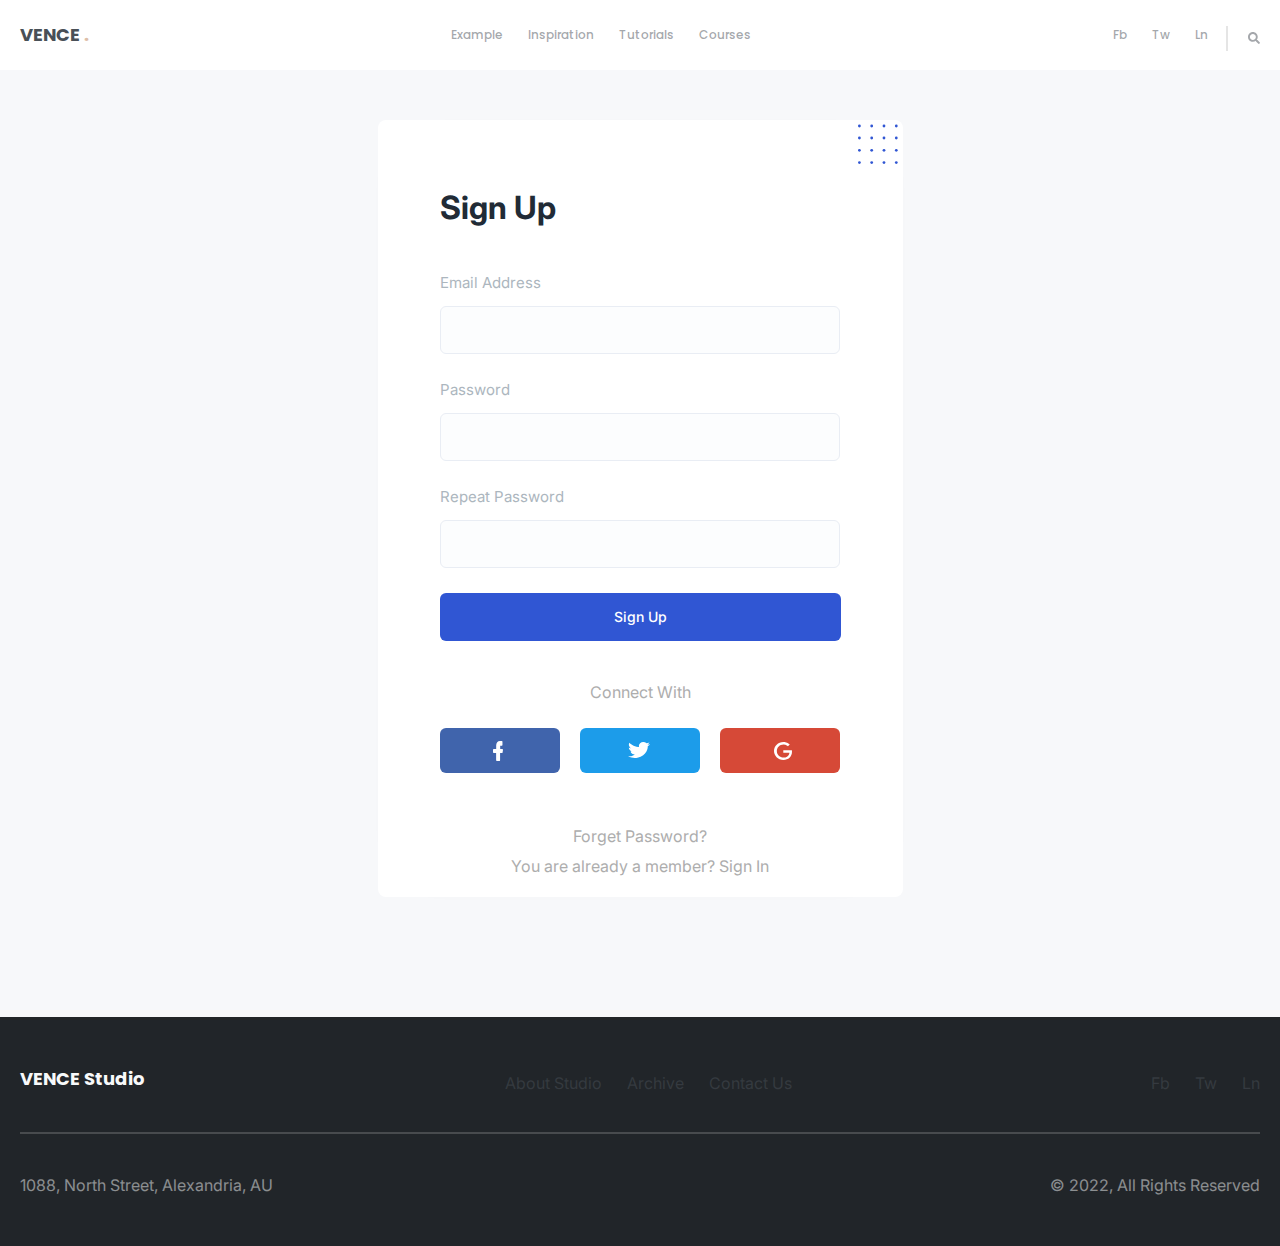
<file: semestr/sign-up.html>
<!DOCTYPE html>
<html lang="en">
<head>
    <meta charset="UTF-8">
    <link rel="stylesheet" href="css/sign-up.css">
    <meta name="viewport" content="width=device-width, initial-scale=1.0">
    <title>Sign Up</title>
</head>
<body>
    <div class="wrapper">
        <header>
            <div class="header__container">
                <div class="header__logo">
                    <a href="index.html" class="logo__link">
                        VENCE
                    </a>
                </div>
                <div class="header__navigation">
                    <div class="header__body">
                        <ul class="header__list list">
                            <li class="list__item">
                                <a href="blog.html" class="list__link active">
                                    Example
                                </a>
                            </li>
                            <li class="list__item">
                                <a href="" class="list__link">
                                    Inspiration
                                </a>
                            </li>
                            <li class="list__item">
                                <a href="" class="list__link">
                                    Tutorials
                                </a>
                            </li>
                            <li class="list__item">
                                <a href="" class="list__link">
                                    Courses
                                </a>
                            </li>
                        </ul>
                    </div>
                </div>
                <div class="header__info">
                    <div class="header__lang">
                        <ul class="header__list list">
                            <li class="list__item">
                                <a href="" class="header__link">
                                    Fb
                                </a>
                            </li>
                            <li class="list__item">
                                <a href="" class="header__link">
                                    Tw
                                </a>
                            </li>
                            <li class="list__item">
                                <a href="" class="header__link">
                                    Ln
                                </a>
                            </li>
                        </ul>
                    </div>
                    <div class="header__search">
                        <a href="" class="header__icon-search">
                            <img src="img/icons/search.svg" alt="">
                        </a>
                    </div>
                    <button class="menu-icon">
                        <span>
                            
                        </span>
                    </button>
                </div>
            </div>
        </header>
        <main>
            <div class="sign__container">
                <div class="sign__content content">
                    <div class="content__block block">
                        <div class="block__image-dec">
                            <img src="img/icons/dec.svg" alt="">
                        </div>
                        <div class="block__title">
                            Sign Up
                        </div>
                        <form action="" class="information">
                            <div class="information__block block">
                                <label for="" class="block__label">
                                    Email Address
                                </label>
                                <input type="email" class="block__input" required="" name="email" placeholder="">
                            </div>
                            <div class="information__block block">
                                <label for="" class="block__label">
                                    Password
                                </label>
                                <input type="password" class="block__input" required="" name="email" placeholder="">
                            </div>
                            <div class="information__block block">
                                <label for="" class="block__label">
                                    Repeat Password
                                </label>
                                <input type="password" class="block__input" required="" name="email" placeholder="">
                            </div>
                            <button class="information__butt">
                                <a href="sign-up.html" class="butt__link">
                                    Sign Up
                                </a>
                            </button>
                        </form>
                        <div class="block__connect">
                            Connect With
                        </div>
                        <div class="block__social social">
                            <a href="" class="social__link">
                                <img src="img/icons/fb.svg" alt="">
                            </a>
                            <a href="" class="social__link">
                                <img src="img/icons/tw.svg" alt="">
                            </a>
                            <a href="" class="social__link">
                                <img src="img/icons/google.svg" alt="">
                            </a>
                        </div>
                        <div class="block__text text">
                            <a href="" class="text__forget">
                                Forget Password?
                            </a>
                            <div class="text__member">
                                You are already a member?
                                <a href="sign-in.html" class="sign-in">
                                    Sign In
                                </a>
                            </div>
                        </div>
                    </div>
                </div>
            </div>
        </main>
        <footer>
            <div class="footer__container">
                <div class="footer__build">
                    <div class="footer__logo">
                        VENCE Studio
                    </div>
                    <div class="footer__navigation">
                        <div class="footer__body">
                            <ul class="footer__list list">
                                <li class="list__item">
                                    <a href="" class="footer__link">
                                        About Studio
                                    </a>
                                </li>
                                <li class="list__item">
                                    <a href="" class="footer__link">
                                        Archive
                                    </a>
                                </li>
                                <li class="list__item">
                                    <a href="contact-us.html" class="footer__link">
                                        Contact Us
                                    </a>
                                </li>
                            </ul>
                        </div>
                    </div>
                    <div class="footer__lang">
                        <ul class="footer__list list">
                            <li class="list__item">
                                <a href="" class="footer__link">
                                    Fb
                                </a>
                            </li>
                            <li class="list__item">
                                <a href="" class="footer__link">
                                    Tw
                                </a>
                            </li>
                            <li class="list__item">
                                <a href="" class="footer__link">
                                    Ln
                                </a>
                            </li>
                        </ul>
                    </div>
                </div>
                <div class="footer__line"></div>
                <div class="footer__info">
                    <div class="footer__address">
                        1088, North Street, Alexandria, AU
                    </div>
                    <div class="footer__rights">
                        © 2022, All Rights Reserved
                    </div>
                </div>
            </div>
        </footer>
    </div>
</body>
</html>
</file>
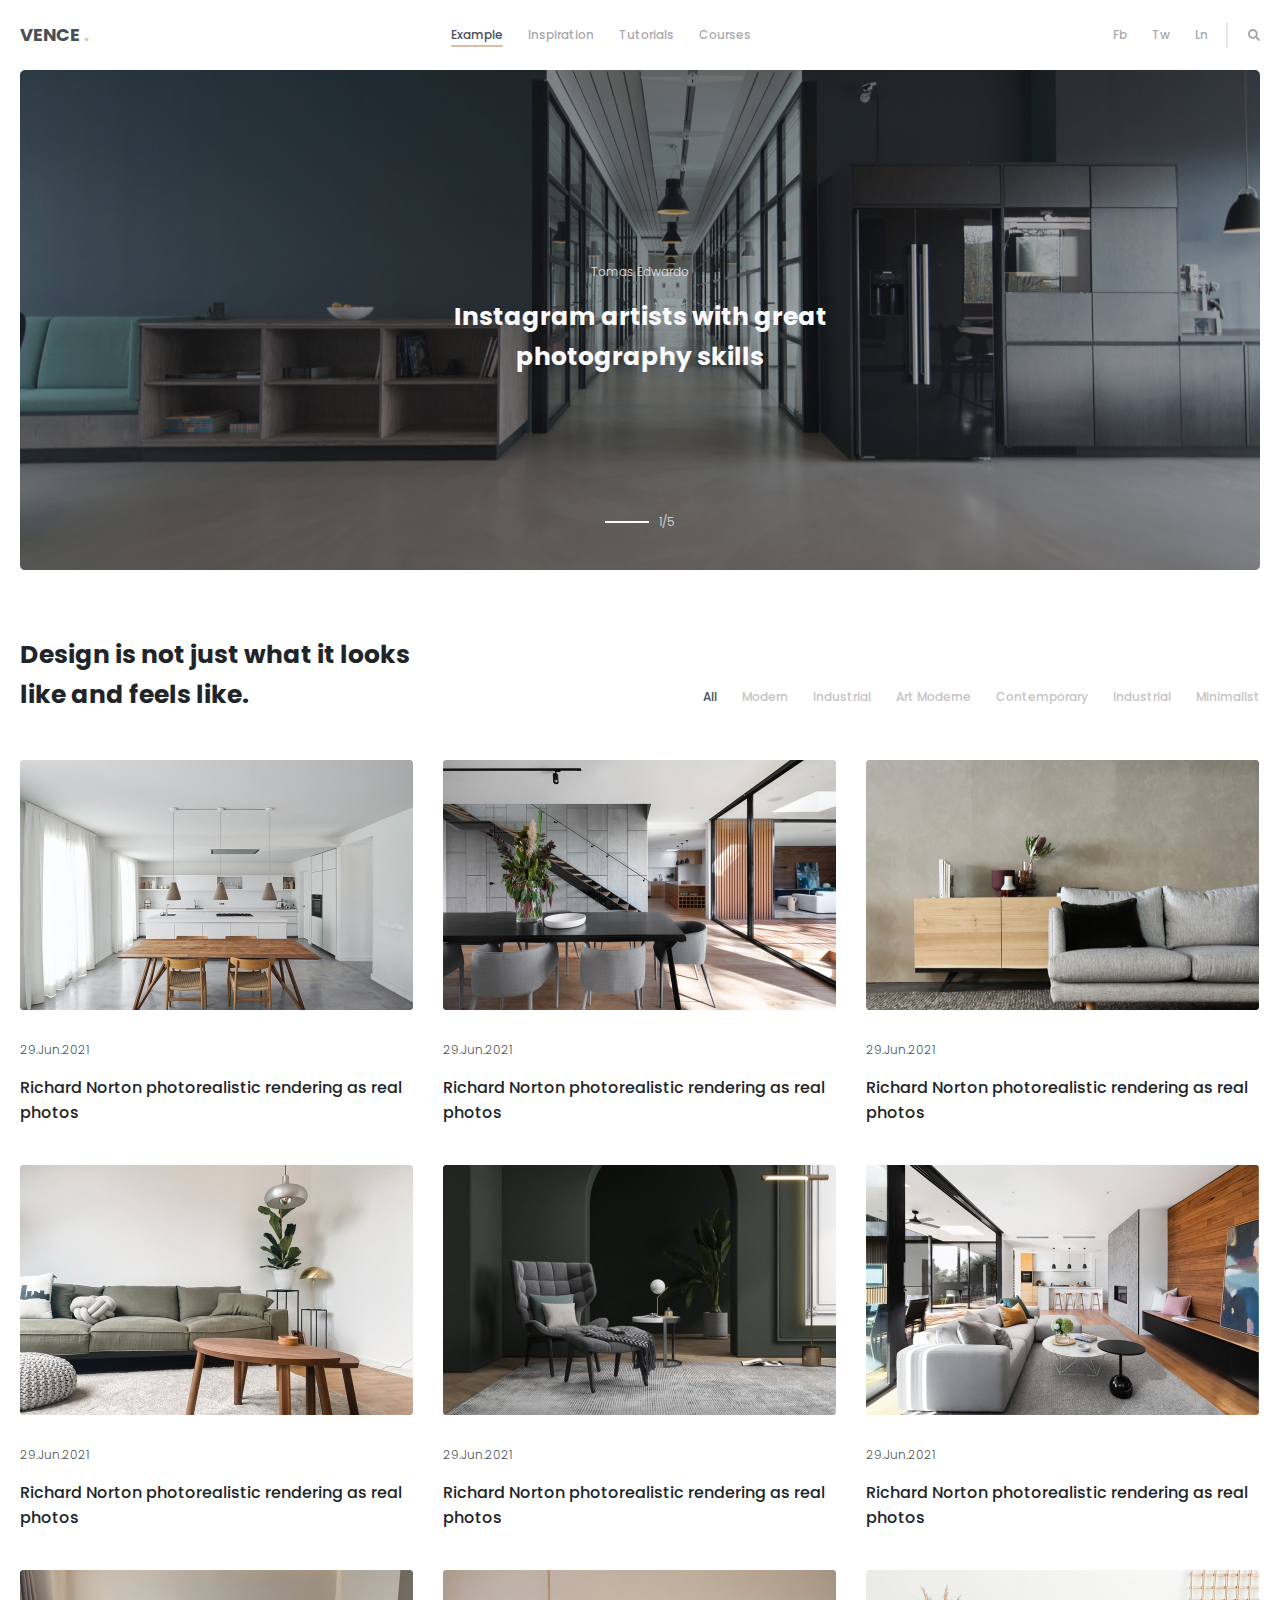
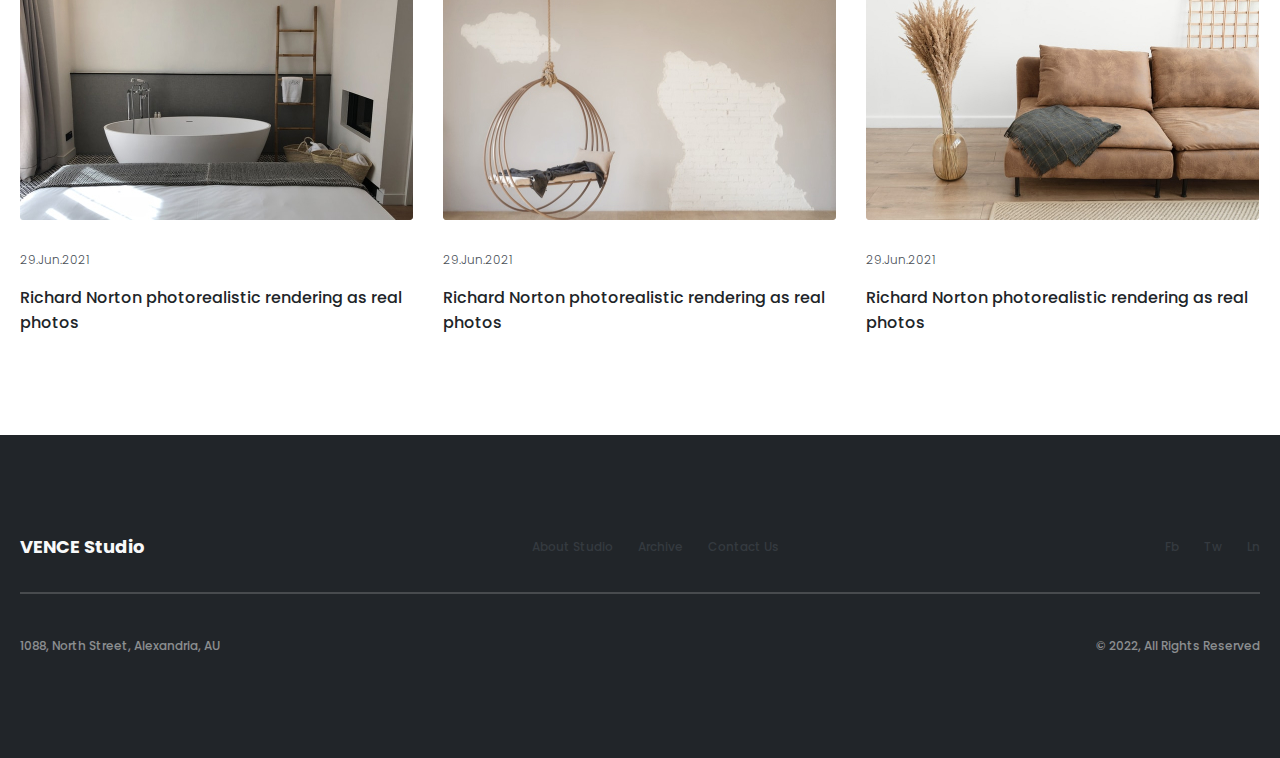
<file: lesson_18/lesson_18/blog.html>
<!DOCTYPE html>
<html lang="en">
<head>
    <meta charset="UTF-8">
    <meta name="viewport" content="width=device-width, initial-scale=1.0">
    <link rel="stylesheet" href="css/blog.css">
    <title>Blog</title>
</head>
<body>
    <div class="wrapper">
        <header>
            <div class="header__container">
                    <div class="header__logo">
                        <a href="index.html" class="logo__link">
                            VENCE
                        </a>
                    </div>
                    <div class="header__navigation">
                        <div class="header__body">
                            <ul class="header__list list">
                                <li class="list__item">
                                    <a href="" class="list__link active">
                                        Example
                                    </a>
                                </li>
                                <li class="list__item">
                                    <a href="" class="list__link">
                                        Inspiration
                                    </a>
                                </li>
                                <li class="list__item">
                                    <a href="" class="list__link">
                                        Tutorials
                                    </a>
                                </li>
                                <li class="list__item">
                                    <a href="blog.html" class="list__link">
                                        Courses
                                    </a>
                                </li>
                            </ul>
                        </div>
                    </div>
                    <div class="header__info">
                        <div class="header__lang">
                            <ul class="header__list list">
                                <li class="list__item">
                                    <a href="" class="header__link">
                                        Fb
                                    </a>
                                </li>
                                <li class="list__item">
                                    <a href="" class="header__link">
                                        Tw
                                    </a>
                                </li>
                                <li class="list__item">
                                    <a href="" class="header__link">
                                        Ln
                                    </a>
                                </li>
                            </ul>
                        </div>
                        <div class="header__search">
                            <a href="" class="header__icon-search">
                                <img src="img/icons/search.svg" alt="">
                            </a>
                        </div>
                        <button class="menu-icon">
                            <span>
                                
                            </span>
                        </button>
                    </div>
            </div>
        </header>


        <main>
            <div class="page__container">
                <div class="page__body body">
                    <div class="body__content">
                        <div class="body__artist artist">
                            Tomas Edwardo
                        </div>
                        <h1 class="body__title title-main">
                            Instagram artists with great <br>
                            photography skills
                        </h1>
                        <div class="body__slide slide">
                            <div class="slide__line"></div>
                            <span class="slide__number">
                                1/5
                            </span>
                        </div>
                    </div>
                </div>
                <div class="page__build build">
                    <h2 class="build__title">
                        Design is not just what it looks <br> like and feels like.
                    </h2>
                    <div class="build__navigation">
                        <ul class="build__list list">
                            <li class="list__categories categories">
                                <a href="" class="categories__link active">
                                    All
                                </a>
                            </li>
                            <li class="list__categories categories">
                                <a href="" class="categories__link">
                                    Modern 
                                </a>
                            </li>
                            <li class="list__categories categories">
                                <a href="" class="categories__link">
                                    Industrial
                                </a>
                            </li>
                            <li class="list__categories categories">
                                <a href="" class="categories__link">
                                    Art Moderne
                                </a>
                            </li>
                            <li class="list__categories categories">
                                <a href="" class="categories__link">
                                    Contemporary
                                </a>
                            </li>
                            <li class="list__categories categories">
                                <a href="" class="categories__link">
                                    Industrial
                                </a>
                            </li>
                            <li class="list__categories categories">
                                <a href="" class="categories__link">
                                    Minimalist
                                </a>
                            </li>
                        </ul>
                    </div>
                </div>
                <div class="page__portfolio">
                    <div class="portfolio__block block">
                        <div class="block__image">
                            <img src="img/page-2/02.jpg" alt="">
                        </div>
                        <div class="block__text">
                            <div class="block__date">
                                29.Jun.2021
                            </div>
                            <div class="block__title">
                                Richard Norton photorealistic rendering as real <br> photos
                            </div>
                        </div>
                    </div>
                    <div class="portfolio__block block">
                        <div class="block__image">
                            <img src="img/page-2/03.jpg" alt="">
                        </div>
                        <div class="block__text">
                            <div class="block__date">
                                29.Jun.2021
                            </div>
                            <div class="block__title">
                                Richard Norton photorealistic rendering as real <br> photos
                            </div>
                        </div>
                    </div>
                    <div class="portfolio__block block">
                        <div class="block__image">
                            <img src="img/page-2/04.jpg" alt="">
                        </div>
                        <div class="block__text">
                            <div class="block__date">
                                29.Jun.2021
                            </div>
                            <div class="block__title">
                                Richard Norton photorealistic rendering as real <br> photos
                            </div>
                        </div>
                    </div>
                    <div class="portfolio__block block">
                        <div class="block__image">
                            <img src="img/page-2/05.jpg" alt="">
                        </div>
                        <div class="block__text">
                            <div class="block__date">
                                29.Jun.2021
                            </div>
                            <div class="block__title">
                                Richard Norton photorealistic rendering as real <br> photos
                            </div>
                        </div>
                    </div>
                    <div class="portfolio__block block">
                        <div class="block__image">
                            <img src="img/page-2/06.jpg" alt="">
                        </div>
                        <div class="block__text">
                            <div class="block__date">
                                29.Jun.2021
                            </div>
                            <div class="block__title">
                                Richard Norton photorealistic rendering as real <br> photos
                            </div>
                        </div>
                    </div>
                    <div class="portfolio__block block">
                        <div class="block__image">
                            <img src="img/page-2/07.jpg" alt="">
                        </div>
                        <div class="block__text">
                            <div class="block__date">
                                29.Jun.2021
                            </div>
                            <div class="block__title">
                                Richard Norton photorealistic rendering as real <br> photos
                            </div>
                        </div>
                    </div>
                    <div class="portfolio__block block">
                        <div class="block__image">
                            <img src="img/page-2/08.jpg" alt="">
                        </div>
                        <div class="block__text">
                            <div class="block__date">
                                29.Jun.2021
                            </div>
                            <div class="block__title">
                                Richard Norton photorealistic rendering as real <br> photos
                            </div>
                        </div>
                    </div>
                    <div class="portfolio__block block">
                        <div class="block__image">
                            <img src="img/page-2/09.jpg" alt="">
                        </div>
                        <div class="block__text">
                            <div class="block__date">
                                29.Jun.2021
                            </div>
                            <div class="block__title">
                                Richard Norton photorealistic rendering as real <br> photos
                            </div>
                        </div>
                    </div>
                    <div class="portfolio__block block">
                        <div class="block__image">
                            <img src="img/page-2/10.jpg" alt="">
                        </div>
                        <div class="block__text">
                            <div class="block__date">
                                29.Jun.2021
                            </div>
                            <div class="block__title">
                                Richard Norton photorealistic rendering as real <br> photos
                            </div>
                        </div>
                    </div>
                </div>
            </div>
        </main>


        <footer>
            <div class="footer__container">
                <div class="footer__build">
                    <div class="footer__logo">
                        VENCE Studio
                    </div>
                    <div class="footer__navigation">
                        <div class="footer__body">
                            <ul class="footer__list list">
                                <li class="list__item">
                                    <a href="" class="footer__link">
                                        About Studio
                                    </a>
                                </li>
                                <li class="list__item">
                                    <a href="" class="footer__link">
                                        Archive
                                    </a>
                                </li>
                                <li class="list__item">
                                    <a href="" class="footer__link">
                                        Contact Us
                                    </a>
                                </li>
                            </ul>
                        </div>
                    </div>
                    <div class="footer__lang">
                        <ul class="footer__list list">
                            <li class="list__item">
                                <a href="" class="footer__link">
                                    Fb
                                </a>
                            </li>
                            <li class="list__item">
                                <a href="" class="footer__link">
                                    Tw
                                </a>
                            </li>
                            <li class="list__item">
                                <a href="" class="footer__link">
                                    Ln
                                </a>
                            </li>
                        </ul>
                    </div>
                </div>
                <div class="footer__line"></div>
                <div class="footer__info">
                    <div class="footer__address">
                        1088, North Street, Alexandria, AU
                    </div>
                    <div class="footer__rights">
                        © 2022, All Rights Reserved
                    </div>
                </div>
            </div>
        </footer>
    </div>
</body>
</html>
</file>
<file: semestr/css/contact-us.css>
@import url("https://fonts.googleapis.com/css2?family=Poppins:wght@300;500;700&display=swap");
@import url("https://fonts.googleapis.com/css2?family=Poppins:wght@300;500;700&display=swap");
@import url("https://fonts.googleapis.com/css2?family=Poppins:wght@300;500;700&display=swap");
@import url("https://fonts.googleapis.com/css2?family=Roboto&display=swap");
@import url("https://fonts.googleapis.com/css2?family=Inter:wght@400;500;600;700&display=swap");
*,
*::before,
*::after {
  padding: 0;
  margin: 0;
  border: 0;
  -webkit-box-sizing: border-box;
          box-sizing: border-box;
}

a {
  text-decoration: none;
  color: inherit;
}

li {
  list-style: none;
}

img {
  vertical-align: top;
}

h1,
h2,
h3,
h4,
h5,
h6 {
  font-weight: inherit;
  font-size: inherit;
}

html,
body {
  height: 100%;
  line-height: 1;
}

textarea,
button,
input {
  font-weight: inherit;
  font-size: inherit;
  color: inherit;
  font-family: inherit;
}

button {
  cursor: pointer;
  background-color: inherit;
}

body {
  color: #637381;
  font-size: 16px;
  font-family: Inter;
  font-weight: 400;
  line-height: 1.375;
}

header {
  position: fixed;
  width: 100%;
  left: 0;
  top: 0;
  z-index: 50;
  font-size: 12px;
  font-family: Poppins;
  font-weight: 500;
  background: #fff;
}

.header__container {
  display: -webkit-box;
  display: -ms-flexbox;
  display: flex;
  -webkit-box-align: center;
      -ms-flex-align: center;
          align-items: center;
  -webkit-box-pack: justify;
      -ms-flex-pack: justify;
          justify-content: space-between;
  min-height: 101px;
}

.header__logo {
  color: #495057;
  font-size: 18px;
  font-family: Poppins;
  font-weight: 700;
  line-height: 1.38;
}

.header__logo::after {
  content: ".";
  color: #ddbea9;
}

.list__item a {
  color: rgba(73, 80, 87, 0.5);
  line-height: 2.08;
  position: relative;
}

.header__list {
  -webkit-box-flex: 1;
      -ms-flex: 1 1 auto;
          flex: 1 1 auto;
  -ms-flex-wrap: wrap;
      flex-wrap: wrap;
  -webkit-box-pack: end;
      -ms-flex-pack: end;
          justify-content: flex-end;
  display: -webkit-box;
  display: -ms-flexbox;
  display: flex;
  -webkit-box-align: center;
      -ms-flex-align: center;
          align-items: center;
  -webkit-column-gap: 25px;
     -moz-column-gap: 25px;
          column-gap: 25px;
  row-gap: 3px;
}

.list__link::before {
  content: "";
  position: absolute;
  bottom: -4px;
  left: 0;
  height: 2px;
  width: 0;
  border-radius: 2px;
  background-color: #ddbea9;
  -webkit-transition: width 0.3s, left 0.3s;
  transition: width 0.3s, left 0.3s;
}

.list__item:hover .list__link::before {
  width: 100%;
}

.list__link {
  -webkit-transition: color 0.4s;
  transition: color 0.4s;
  position: relative;
}

.list__link:hover {
  color: #495057;
}

.list__item_parent {
  position: relative;
  padding-right: 13px;
}

.list__item_parent .list__link::after {
  content: "";
  position: absolute;
  top: 7px;
  right: -13px;
  width: 8px;
  height: 5px;
  background: url("../img/icons/Vector.svg") no-repeat;
}

@media (max-width: 1281px) {
  .header__container {
    min-height: 70px;
  }
}
@media (max-width: 420px) {
  .header__container {
    max-height: 50px;
  }
}
/*  */
.header__link {
  -webkit-transition: color 0.4s;
  transition: color 0.4s;
}

.header__link:hover {
  color: #495057;
}

.header__info {
  display: -webkit-box;
  display: -ms-flexbox;
  display: flex;
  gap: 40px;
  -webkit-box-align: center;
      -ms-flex-align: center;
          align-items: center;
}

.header__icon-search img {
  padding: 6px 0 0 0;
}

.header__search {
  position: relative;
}

.header__icon-search::before {
  content: "";
  position: absolute;
  right: 32px;
  border: 1px #E5E5E5 solid;
  width: 1px;
  height: 25px;
}

/*  */
.menu-icon {
  position: absolute;
}

@media (max-width: 767.98px) {
  .header__list {
    -webkit-box-orient: vertical;
    -webkit-box-direction: normal;
        -ms-flex-direction: column;
            flex-direction: column;
    row-gap: 20px;
  }
  .header__link, .list__link {
    font-size: 20px;
    color: #fff;
  }
  .header__icon-search::before {
    visibility: hidden;
  }
  .header__icon-search img {
    padding: 0 0 0 0;
    margin: 0 10px 0 0;
    height: 25px;
    -webkit-box-flex: 0;
        -ms-flex: 0 0 22px;
            flex: 0 0 22px;
  }
  .menu-icon {
    display: block;
    -webkit-box-flex: 0;
        -ms-flex: 0 0 30px;
            flex: 0 0 30px;
    height: 18px;
    position: relative;
    right: 30px;
  }
  .menu-icon::before,
  .menu-icon::after,
  .menu-icon span {
    content: "";
    position: absolute;
    height: 1px;
    left: 0;
    width: 100%;
    background-color: #000000;
    -webkit-transition: all 0.3s;
    transition: all 0.3s;
  }
  .menu-icon::before {
    top: 0;
  }
  .menu-icon::after {
    bottom: 0;
  }
  .menu-icon span {
    top: 50%;
    margin-top: -0.5px;
  }
  .header__body {
    position: fixed;
    width: 100%;
    height: 100%;
    top: 0;
    left: -100%;
    overflow: auto;
    background-color: #212529;
    padding: 70px 15px 20px 15px;
    -webkit-transition: left 0.3s;
    transition: left 0.3s;
  }
  .header__body::before {
    content: "";
    height: 50px;
    width: 100%;
    position: fixed;
    top: 0;
    left: -100%;
    background-color: #15171a;
    z-index: 1;
    -webkit-transition: left 0.3s;
    transition: left 0.3s;
  }
  .header__lang {
    position: fixed;
    width: 100%;
    height: 100%;
    top: 0;
    left: -100%;
    overflow: auto;
    background-color: #212529;
    padding: 70px 15px 20px 15px;
    -webkit-transition: left 0.3s;
    transition: left 0.3s;
  }
  .header__lang::before {
    content: "";
    height: 50px;
    width: 100%;
    position: fixed;
    top: 0;
    left: -100%;
    background-color: #15171a;
    z-index: 1;
    -webkit-transition: left 0.3s;
    transition: left 0.3s;
  }
  .header__button {
    position: fixed;
    width: 100%;
    height: 100%;
    top: 0;
    left: -100%;
    overflow: auto;
    background-color: #212529;
    padding: 70px 15px 20px 15px;
    -webkit-transition: left 0.3s;
    transition: left 0.3s;
  }
  .header__button::before {
    content: "";
    height: 50px;
    width: 100%;
    position: fixed;
    top: 0;
    left: -100%;
    background-color: #15171a;
    z-index: 1;
    -webkit-transition: left 0.3s;
    transition: left 0.3s;
  }
}
/*  */
footer {
  background: #212529;
}

.footer__container {
  color: rgba(248, 249, 250, 0.5);
  padding: 50px 0;
}

.footer__build {
  display: -webkit-box;
  display: -ms-flexbox;
  display: flex;
  -webkit-box-pack: justify;
      -ms-flex-pack: justify;
          justify-content: space-between;
  margin: 0 0 32px 0;
}

.footer__logo {
  color: #F8F9FA;
  font-size: 18px;
  font-family: Poppins;
  font-weight: 700;
  line-height: 1.38; /* 25/18 */
}

.footer__list {
  display: -webkit-box;
  display: -ms-flexbox;
  display: flex;
  gap: 25px;
  -ms-flex-wrap: wrap;
      flex-wrap: wrap;
}

.footer__list li {
  color: rgba(248, 249, 250, 0.5);
}

.footer__line {
  border: 1px rgba(229, 229, 229, 0.2) solid;
  height: 1px;
  max-width: 100%;
  margin: 0 0 40px 0;
}

.footer__info {
  display: -webkit-box;
  display: -ms-flexbox;
  display: flex;
  -webkit-box-pack: justify;
      -ms-flex-pack: justify;
          justify-content: space-between;
}

.footer__link {
  -webkit-transition: color 0.4s;
  transition: color 0.4s;
}

.footer__link:hover {
  color: #F8F9FA;
}

@media (max-width: 410px) {
  .footer__info {
    gap: 10px;
    -ms-flex-wrap: wrap;
        flex-wrap: wrap;
  }
  .footer__build {
    gap: 10px;
    -webkit-box-orient: vertical;
    -webkit-box-direction: normal;
        -ms-flex-direction: column;
            flex-direction: column;
  }
}
@media (max-width: 767.98px) {
  .footer__container {
    padding: 50px 0;
  }
}
[class*=__container] {
  max-width: 1250px;
  margin: 0 auto;
  padding-left: 15px;
  padding-right: 15px;
}

.wrapper {
  overflow: clip;
  min-height: 100%;
  display: -webkit-box;
  display: -ms-flexbox;
  display: flex;
  -webkit-box-orient: vertical;
  -webkit-box-direction: normal;
      -ms-flex-direction: column;
          flex-direction: column;
}

.wrapper > main {
  -webkit-box-flex: 1;
      -ms-flex: 1 1 auto;
          flex: 1 1 auto;
}

.contact__container {
  margin: 130px auto 70px;
}
@media (max-width: 767.98px) {
  .contact__container {
    margin: 80px auto 60px;
  }
}

.contact__content {
  display: -webkit-box;
  display: -ms-flexbox;
  display: flex;
  -webkit-box-pack: center;
      -ms-flex-pack: center;
          justify-content: center;
  -webkit-column-gap: 130px;
     -moz-column-gap: 130px;
          column-gap: 130px;
}
@media (max-width: 1112px) {
  .contact__content {
    -webkit-column-gap: 70px;
       -moz-column-gap: 70px;
            column-gap: 70px;
  }
}
@media (max-width: 945px) {
  .contact__content {
    -webkit-box-orient: vertical;
    -webkit-box-direction: normal;
        -ms-flex-direction: column;
            flex-direction: column;
    -webkit-box-align: center;
        -ms-flex-align: center;
            align-items: center;
    row-gap: 30px;
  }
}

.content__left-side {
  display: -webkit-box;
  display: -ms-flexbox;
  display: flex;
  -webkit-box-orient: vertical;
  -webkit-box-direction: normal;
      -ms-flex-direction: column;
          flex-direction: column;
  gap: 40px;
}
@media (max-width: 530px) {
  .content__left-side {
    gap: 20px;
  }
}

.text__contact {
  color: #3056D3;
  font-weight: 600;
  line-height: 1.25;
  margin: 0 0 12px 0;
}

.text__title {
  color: #212B36;
  font-size: 40px;
  font-weight: 700;
  line-height: 1.125;
  margin: 0 0 33px 0;
}
@media (max-width: 530px) {
  .text__title {
    font-size: 30px;
    margin: 0 0 10px 0;
  }
}
.text__description {
  line-height: 1.6875;
}
@media (max-width: 1112px) {
  .text__description br {
    display: none;
  }
}
@media (max-width: 945px) {
  .text__description br {
    display: block;
  }
}
@media (max-width: 520px) {
  .text__description br {
    display: none;
  }
}

.left-side__info {
  display: -webkit-box;
  display: -ms-flexbox;
  display: flex;
  -webkit-box-orient: vertical;
  -webkit-box-direction: normal;
      -ms-flex-direction: column;
          flex-direction: column;
  gap: 35px;
}

.info__block {
  display: -webkit-box;
  display: -ms-flexbox;
  display: flex;
  -webkit-column-gap: 24px;
     -moz-column-gap: 24px;
          column-gap: 24px;
}

.details__title {
  color: black;
  font-size: 20px;
  font-weight: 600;
  line-height: 1.35;
}

.content__right-side {
  display: -webkit-box;
  display: -ms-flexbox;
  display: flex;
  -webkit-box-orient: vertical;
  -webkit-box-direction: normal;
      -ms-flex-direction: column;
          flex-direction: column;
}

.right-side__form {
  background: white;
  -webkit-box-shadow: 0px 4px 18px rgba(0, 0, 0, 0.07);
          box-shadow: 0px 4px 18px rgba(0, 0, 0, 0.07);
  border-radius: 8px;
  max-width: 470px;
}
@media (max-width: 500px) {
  .right-side__form {
    max-width: 370px;
  }
}
@media (max-width: 400px) {
  .right-side__form {
    max-width: 320px;
  }
}
@media (max-width: 340px) {
  .right-side__form {
    width: 300px;
  }
}

.people__information {
  display: -webkit-box;
  display: -ms-flexbox;
  display: flex;
  -webkit-box-orient: vertical;
  -webkit-box-direction: normal;
      -ms-flex-direction: column;
          flex-direction: column;
  gap: 25px;
  padding: 50px;
}
@media (max-width: 400px) {
  .people__information {
    padding: 20px;
  }
}
@media (max-width: 340px) {
  .people__information {
    padding: 15px;
  }
}

.form__title {
  color: black;
  font-size: 28px;
  font-weight: 600;
  line-height: 1.25;
}

.information__block {
  display: -webkit-box;
  display: -ms-flexbox;
  display: flex;
  -webkit-box-orient: vertical;
  -webkit-box-direction: normal;
      -ms-flex-direction: column;
          flex-direction: column;
  gap: 10px;
}

.block__label {
  font-size: 13px;
  line-height: 1.53;
}

.block__input {
  display: -webkit-box;
  display: -ms-flexbox;
  display: flex;
  color: #637381;
  font-size: 15px;
  line-height: 1.33;
  background: white;
  border-radius: 5px;
  border: 1px #F0F0F0 solid;
  width: 370px;
  padding: 0 0 0 15px;
  height: 50px;
  color: black;
}
@media (max-width: 500px) {
  .block__input {
    width: 270px;
  }
}
.information__area {
  display: -webkit-box;
  display: -ms-flexbox;
  display: flex;
  -webkit-box-orient: vertical;
  -webkit-box-direction: normal;
      -ms-flex-direction: column;
          flex-direction: column;
  gap: 10px;
  margin: 0 0 25px 0;
}

.area__label {
  font-size: 13px;
  line-height: 1.53;
}

.area__message {
  padding: 25px 25px 0 25px;
  max-height: 130px;
  color: black;
  resize: vertical;
  background: white;
  border-radius: 5px;
  border: 1px #F0F0F0 solid;
}

.form__butt {
  background: #3056D3;
  border-radius: 5px;
  color: white;
  font-size: 16px;
  font-family: Roboto;
  font-weight: 400;
  line-height: 1.25;
  padding: 15px 0;
  -webkit-transition: all 0.4s;
  transition: all 0.4s;
}

.form__butt:hover {
  -webkit-transform: scale(1.08);
      -ms-transform: scale(1.08);
          transform: scale(1.08);
}
</file>
<file: semestr/css/sign-in.css>
@import url("https://fonts.googleapis.com/css2?family=Poppins:wght@300;500;700&display=swap");
@import url("https://fonts.googleapis.com/css2?family=Poppins:wght@300;500;700&display=swap");
@import url("https://fonts.googleapis.com/css2?family=Poppins:wght@300;500;700&display=swap");
@import url("https://fonts.googleapis.com/css2?family=Roboto&display=swap");
@import url("https://fonts.googleapis.com/css2?family=Inter:wght@400;500;600;700&display=swap");
*,
*::before,
*::after {
  padding: 0;
  margin: 0;
  border: 0;
  -webkit-box-sizing: border-box;
          box-sizing: border-box;
}

a {
  text-decoration: none;
  color: inherit;
}

li {
  list-style: none;
}

img {
  vertical-align: top;
}

h1,
h2,
h3,
h4,
h5,
h6 {
  font-weight: inherit;
  font-size: inherit;
}

html,
body {
  height: 100%;
  line-height: 1;
}

textarea,
button,
input {
  font-weight: inherit;
  font-size: inherit;
  color: inherit;
  font-family: inherit;
}

button {
  cursor: pointer;
  background-color: inherit;
}

body {
  color: #637381;
  font-size: 16px;
  font-family: Inter;
  font-weight: 400;
  line-height: 1.375;
}

header {
  position: fixed;
  width: 100%;
  left: 0;
  top: 0;
  z-index: 50;
  font-size: 12px;
  font-family: Poppins;
  font-weight: 500;
  background: #fff;
}

.header__container {
  display: -webkit-box;
  display: -ms-flexbox;
  display: flex;
  -webkit-box-align: center;
      -ms-flex-align: center;
          align-items: center;
  -webkit-box-pack: justify;
      -ms-flex-pack: justify;
          justify-content: space-between;
  min-height: 101px;
}

.header__logo {
  color: #495057;
  font-size: 18px;
  font-family: Poppins;
  font-weight: 700;
  line-height: 1.38;
}

.header__logo::after {
  content: ".";
  color: #ddbea9;
}

.list__item a {
  color: rgba(73, 80, 87, 0.5);
  line-height: 2.08;
  position: relative;
}

.header__list {
  -webkit-box-flex: 1;
      -ms-flex: 1 1 auto;
          flex: 1 1 auto;
  -ms-flex-wrap: wrap;
      flex-wrap: wrap;
  -webkit-box-pack: end;
      -ms-flex-pack: end;
          justify-content: flex-end;
  display: -webkit-box;
  display: -ms-flexbox;
  display: flex;
  -webkit-box-align: center;
      -ms-flex-align: center;
          align-items: center;
  -webkit-column-gap: 25px;
     -moz-column-gap: 25px;
          column-gap: 25px;
  row-gap: 3px;
}

.list__link::before {
  content: "";
  position: absolute;
  bottom: -4px;
  left: 0;
  height: 2px;
  width: 0;
  border-radius: 2px;
  background-color: #ddbea9;
  -webkit-transition: width 0.3s, left 0.3s;
  transition: width 0.3s, left 0.3s;
}

.list__item:hover .list__link::before {
  width: 100%;
}

.list__link {
  -webkit-transition: color 0.4s;
  transition: color 0.4s;
  position: relative;
}

.list__link:hover {
  color: #495057;
}

.list__item_parent {
  position: relative;
  padding-right: 13px;
}

.list__item_parent .list__link::after {
  content: "";
  position: absolute;
  top: 7px;
  right: -13px;
  width: 8px;
  height: 5px;
  background: url("../img/icons/Vector.svg") no-repeat;
}

@media (max-width: 1281px) {
  .header__container {
    min-height: 70px;
  }
}
@media (max-width: 420px) {
  .header__container {
    max-height: 50px;
  }
}
/*  */
.header__link {
  -webkit-transition: color 0.4s;
  transition: color 0.4s;
}

.header__link:hover {
  color: #495057;
}

.header__info {
  display: -webkit-box;
  display: -ms-flexbox;
  display: flex;
  gap: 40px;
  -webkit-box-align: center;
      -ms-flex-align: center;
          align-items: center;
}

.header__icon-search img {
  padding: 6px 0 0 0;
}

.header__search {
  position: relative;
}

.header__icon-search::before {
  content: "";
  position: absolute;
  right: 32px;
  border: 1px #E5E5E5 solid;
  width: 1px;
  height: 25px;
}

/*  */
.menu-icon {
  position: absolute;
}

@media (max-width: 767.98px) {
  .header__list {
    -webkit-box-orient: vertical;
    -webkit-box-direction: normal;
        -ms-flex-direction: column;
            flex-direction: column;
    row-gap: 20px;
  }
  .header__link, .list__link {
    font-size: 20px;
    color: #fff;
  }
  .header__icon-search::before {
    visibility: hidden;
  }
  .header__icon-search img {
    padding: 0 0 0 0;
    margin: 0 10px 0 0;
    height: 25px;
    -webkit-box-flex: 0;
        -ms-flex: 0 0 22px;
            flex: 0 0 22px;
  }
  .menu-icon {
    display: block;
    -webkit-box-flex: 0;
        -ms-flex: 0 0 30px;
            flex: 0 0 30px;
    height: 18px;
    position: relative;
    right: 30px;
  }
  .menu-icon::before,
  .menu-icon::after,
  .menu-icon span {
    content: "";
    position: absolute;
    height: 1px;
    left: 0;
    width: 100%;
    background-color: #000000;
    -webkit-transition: all 0.3s;
    transition: all 0.3s;
  }
  .menu-icon::before {
    top: 0;
  }
  .menu-icon::after {
    bottom: 0;
  }
  .menu-icon span {
    top: 50%;
    margin-top: -0.5px;
  }
  .header__body {
    position: fixed;
    width: 100%;
    height: 100%;
    top: 0;
    left: -100%;
    overflow: auto;
    background-color: #212529;
    padding: 70px 15px 20px 15px;
    -webkit-transition: left 0.3s;
    transition: left 0.3s;
  }
  .header__body::before {
    content: "";
    height: 50px;
    width: 100%;
    position: fixed;
    top: 0;
    left: -100%;
    background-color: #15171a;
    z-index: 1;
    -webkit-transition: left 0.3s;
    transition: left 0.3s;
  }
  .header__lang {
    position: fixed;
    width: 100%;
    height: 100%;
    top: 0;
    left: -100%;
    overflow: auto;
    background-color: #212529;
    padding: 70px 15px 20px 15px;
    -webkit-transition: left 0.3s;
    transition: left 0.3s;
  }
  .header__lang::before {
    content: "";
    height: 50px;
    width: 100%;
    position: fixed;
    top: 0;
    left: -100%;
    background-color: #15171a;
    z-index: 1;
    -webkit-transition: left 0.3s;
    transition: left 0.3s;
  }
  .header__button {
    position: fixed;
    width: 100%;
    height: 100%;
    top: 0;
    left: -100%;
    overflow: auto;
    background-color: #212529;
    padding: 70px 15px 20px 15px;
    -webkit-transition: left 0.3s;
    transition: left 0.3s;
  }
  .header__button::before {
    content: "";
    height: 50px;
    width: 100%;
    position: fixed;
    top: 0;
    left: -100%;
    background-color: #15171a;
    z-index: 1;
    -webkit-transition: left 0.3s;
    transition: left 0.3s;
  }
}
/*  */
footer {
  background: #212529;
}

.footer__container {
  color: rgba(248, 249, 250, 0.5);
  padding: 50px 0;
}

.footer__build {
  display: -webkit-box;
  display: -ms-flexbox;
  display: flex;
  -webkit-box-pack: justify;
      -ms-flex-pack: justify;
          justify-content: space-between;
  margin: 0 0 32px 0;
}

.footer__logo {
  color: #F8F9FA;
  font-size: 18px;
  font-family: Poppins;
  font-weight: 700;
  line-height: 1.38; /* 25/18 */
}

.footer__list {
  display: -webkit-box;
  display: -ms-flexbox;
  display: flex;
  gap: 25px;
  -ms-flex-wrap: wrap;
      flex-wrap: wrap;
}

.footer__list li {
  color: rgba(248, 249, 250, 0.5);
}

.footer__line {
  border: 1px rgba(229, 229, 229, 0.2) solid;
  height: 1px;
  max-width: 100%;
  margin: 0 0 40px 0;
}

.footer__info {
  display: -webkit-box;
  display: -ms-flexbox;
  display: flex;
  -webkit-box-pack: justify;
      -ms-flex-pack: justify;
          justify-content: space-between;
}

.footer__link {
  -webkit-transition: color 0.4s;
  transition: color 0.4s;
}

.footer__link:hover {
  color: #F8F9FA;
}

@media (max-width: 410px) {
  .footer__info {
    gap: 10px;
    -ms-flex-wrap: wrap;
        flex-wrap: wrap;
  }
  .footer__build {
    gap: 10px;
    -webkit-box-orient: vertical;
    -webkit-box-direction: normal;
        -ms-flex-direction: column;
            flex-direction: column;
  }
}
@media (max-width: 767.98px) {
  .footer__container {
    padding: 50px 0;
  }
}
[class*=__container] {
  max-width: 1200px;
  margin: 0 auto;
  padding-left: 15px;
  padding-right: 15px;
}

.wrapper {
  overflow: clip;
  min-height: 100%;
  display: -webkit-box;
  display: -ms-flexbox;
  display: flex;
  -webkit-box-orient: vertical;
  -webkit-box-direction: normal;
      -ms-flex-direction: column;
          flex-direction: column;
}

.wrapper > main {
  -webkit-box-flex: 1;
      -ms-flex: 1 1 auto;
          flex: 1 1 auto;
  background: #F7F8FA;
}

.sign__container {
  margin: 150px auto;
}
@media (max-width: 767.98px) {
  .sign__container {
    margin: 80px auto 50px;
  }
}

.sign__content {
  display: -webkit-box;
  display: -ms-flexbox;
  display: flex;
  background: #FFFFFF;
  max-height: 550px;
}
@media (max-width: 1195px) {
  .sign__content {
    -webkit-box-pack: center;
        -ms-flex-pack: center;
            justify-content: center;
  }
}
@media (max-width: 991.98px) {
  .sign__content {
    max-height: none;
    -webkit-box-orient: vertical;
    -webkit-box-direction: reverse;
        -ms-flex-direction: column-reverse;
            flex-direction: column-reverse;
    -webkit-box-align: center;
        -ms-flex-align: center;
            align-items: center;
  }
}

.content__left-side {
  max-width: 585px;
  padding: 71px 92px;
  display: -webkit-box;
  display: -ms-flexbox;
  display: flex;
  -webkit-box-orient: vertical;
  -webkit-box-direction: normal;
      -ms-flex-direction: column;
          flex-direction: column;
}
@media (max-width: 1195px) {
  .content__left-side {
    padding: 41px 62px;
  }
}
@media (max-width: 1135px) {
  .content__left-side {
    padding: 21px 42px;
  }
}
@media (max-width: 1030px) {
  .content__left-side {
    padding: 21px 32px 0 32px;
  }
}
@media (max-width: 1010px) {
  .content__left-side {
    padding: 21px 22px 0 22px;
  }
}
@media (max-width: 991.98px) {
  .content__left-side {
    -webkit-transform: translate(0, -100px);
        -ms-transform: translate(0, -100px);
            transform: translate(0, -100px);
  }
}
@media (max-width: 767.98px) {
  .content__left-side {
    padding: 0 10px 0;
    -webkit-transform: translate(0, -80px);
        -ms-transform: translate(0, -80px);
            transform: translate(0, -80px);
  }
}

.information {
  display: -webkit-box;
  display: -ms-flexbox;
  display: flex;
  -webkit-box-orient: vertical;
  -webkit-box-direction: normal;
      -ms-flex-direction: column;
          flex-direction: column;
  gap: 35px;
}
@media (max-width: 767.98px) {
  .information {
    gap: 20px;
  }
}

.information__title {
  color: #212B36;
  font-size: 32px;
  font-weight: 700;
  line-height: 1.5;
}

.information__block {
  display: -webkit-box;
  display: -ms-flexbox;
  display: flex;
  -webkit-box-orient: vertical;
  -webkit-box-direction: normal;
      -ms-flex-direction: column;
          flex-direction: column;
  gap: 12px;
}

.block__label {
  color: #ACB6BE;
  font-size: 15px;
  line-height: 1.46;
}

.block__input {
  background: white;
  border-radius: 5px;
  border: 1px #E9EDF4 solid;
  height: 48px;
  padding: 0 15px;
  color: black;
}
@media (max-width: 1100px) {
  .block__input {
    width: 330px;
  }
}
@media (max-width: 380px) {
  .block__input {
    width: 300px;
  }
}
@media (max-width: 350px) {
  .block__input {
    width: 250px;
  }
}

.information__butt {
  background: #3056D3;
  border-radius: 6px;
  padding: 13px 0;
  color: white;
  font-size: 14px;
  font-weight: 500;
  line-height: 1.57;
  -webkit-transition: all 0.4s;
  transition: all 0.4s;
}

.information__butt:hover {
  -webkit-transform: scale(1.08);
      -ms-transform: scale(1.08);
          transform: scale(1.08);
}

.left-side__text {
  display: -webkit-box;
  display: -ms-flexbox;
  display: flex;
  gap: 17px;
}
@media (max-width: 1030px) {
  .left-side__text {
    -webkit-box-orient: vertical;
    -webkit-box-direction: normal;
        -ms-flex-direction: column;
            flex-direction: column;
    -webkit-box-align: center;
        -ms-flex-align: center;
            align-items: center;
  }
}
@media (max-width: 991.98px) {
  .left-side__text {
    -webkit-transform: translate(0, 30px);
        -ms-transform: translate(0, 30px);
            transform: translate(0, 30px);
  }
}
@media (max-width: 767.98px) {
  .left-side__text {
    gap: 10px;
  }
}

.text__forget {
  color: #ADADAD;
  -webkit-transition: color 0.4s;
  transition: color 0.4s;
}

.text__forget:hover {
  color: #3056D3;
}

.text__member {
  display: -webkit-box;
  display: -ms-flexbox;
  display: flex;
  -webkit-column-gap: 8px;
     -moz-column-gap: 8px;
          column-gap: 8px;
  color: #ADADAD;
  margin: 0 0 20px 0;
}
@media (max-width: 1100px) {
  .text__member {
    -webkit-box-orient: vertical;
    -webkit-box-direction: normal;
        -ms-flex-direction: column;
            flex-direction: column;
  }
}
@media (max-width: 1030px) {
  .text__member {
    -webkit-box-orient: horizontal;
    -webkit-box-direction: normal;
        -ms-flex-direction: row;
            flex-direction: row;
  }
}

.sign-up {
  -webkit-transition: color 0.4s;
  transition: color 0.4s;
}

.sign-up:hover {
  color: #3056D3;
}

.content__right-side {
  max-width: 585px;
}
@media (max-width: 991.98px) {
  .content__right-side {
    max-height: none;
  }
}
@media (max-width: 650px) {
  .content__right-side {
    max-height: none;
  }
}

.right-side__bg-image img {
  display: -webkit-box;
  display: -ms-flexbox;
  display: flex;
  max-width: 100%;
}

.right-side__text {
  position: relative;
  bottom: 142px;
  left: 55px;
  color: white;
  font-size: 28px;
  font-weight: 700;
  line-height: 1.21;
}
</file>
<file: semestr/css/sign-up.css>
@import url("https://fonts.googleapis.com/css2?family=Poppins:wght@300;500;700&display=swap");
@import url("https://fonts.googleapis.com/css2?family=Poppins:wght@300;500;700&display=swap");
@import url("https://fonts.googleapis.com/css2?family=Poppins:wght@300;500;700&display=swap");
@import url("https://fonts.googleapis.com/css2?family=Roboto&display=swap");
@import url("https://fonts.googleapis.com/css2?family=Inter:wght@400;500;600;700&display=swap");
*,
*::before,
*::after {
  padding: 0;
  margin: 0;
  border: 0;
  -webkit-box-sizing: border-box;
          box-sizing: border-box;
}

a {
  text-decoration: none;
  color: inherit;
}

li {
  list-style: none;
}

img {
  vertical-align: top;
}

h1,
h2,
h3,
h4,
h5,
h6 {
  font-weight: inherit;
  font-size: inherit;
}

html,
body {
  height: 100%;
  line-height: 1;
}

textarea,
button,
input {
  font-weight: inherit;
  font-size: inherit;
  color: inherit;
  font-family: inherit;
}

button {
  cursor: pointer;
  background-color: inherit;
}

body {
  color: #637381;
  font-size: 16px;
  font-family: Inter;
  font-weight: 400;
  line-height: 1.375;
}

header {
  position: fixed;
  width: 100%;
  left: 0;
  top: 0;
  z-index: 50;
  font-size: 12px;
  font-family: Poppins;
  font-weight: 500;
  background: #fff;
}

.header__container {
  display: -webkit-box;
  display: -ms-flexbox;
  display: flex;
  -webkit-box-align: center;
      -ms-flex-align: center;
          align-items: center;
  -webkit-box-pack: justify;
      -ms-flex-pack: justify;
          justify-content: space-between;
  min-height: 101px;
}

.header__logo {
  color: #495057;
  font-size: 18px;
  font-family: Poppins;
  font-weight: 700;
  line-height: 1.38;
}

.header__logo::after {
  content: ".";
  color: #ddbea9;
}

.list__item a {
  color: rgba(73, 80, 87, 0.5);
  line-height: 2.08;
  position: relative;
}

.header__list {
  -webkit-box-flex: 1;
      -ms-flex: 1 1 auto;
          flex: 1 1 auto;
  -ms-flex-wrap: wrap;
      flex-wrap: wrap;
  -webkit-box-pack: end;
      -ms-flex-pack: end;
          justify-content: flex-end;
  display: -webkit-box;
  display: -ms-flexbox;
  display: flex;
  -webkit-box-align: center;
      -ms-flex-align: center;
          align-items: center;
  -webkit-column-gap: 25px;
     -moz-column-gap: 25px;
          column-gap: 25px;
  row-gap: 3px;
}

.list__link::before {
  content: "";
  position: absolute;
  bottom: -4px;
  left: 0;
  height: 2px;
  width: 0;
  border-radius: 2px;
  background-color: #ddbea9;
  -webkit-transition: width 0.3s, left 0.3s;
  transition: width 0.3s, left 0.3s;
}

.list__item:hover .list__link::before {
  width: 100%;
}

.list__link {
  -webkit-transition: color 0.4s;
  transition: color 0.4s;
  position: relative;
}

.list__link:hover {
  color: #495057;
}

.list__item_parent {
  position: relative;
  padding-right: 13px;
}

.list__item_parent .list__link::after {
  content: "";
  position: absolute;
  top: 7px;
  right: -13px;
  width: 8px;
  height: 5px;
  background: url("../img/icons/Vector.svg") no-repeat;
}

@media (max-width: 1281px) {
  .header__container {
    min-height: 70px;
  }
}
@media (max-width: 420px) {
  .header__container {
    max-height: 50px;
  }
}
/*  */
.header__link {
  -webkit-transition: color 0.4s;
  transition: color 0.4s;
}

.header__link:hover {
  color: #495057;
}

.header__info {
  display: -webkit-box;
  display: -ms-flexbox;
  display: flex;
  gap: 40px;
  -webkit-box-align: center;
      -ms-flex-align: center;
          align-items: center;
}

.header__icon-search img {
  padding: 6px 0 0 0;
}

.header__search {
  position: relative;
}

.header__icon-search::before {
  content: "";
  position: absolute;
  right: 32px;
  border: 1px #E5E5E5 solid;
  width: 1px;
  height: 25px;
}

/*  */
.menu-icon {
  position: absolute;
}

@media (max-width: 767.98px) {
  .header__list {
    -webkit-box-orient: vertical;
    -webkit-box-direction: normal;
        -ms-flex-direction: column;
            flex-direction: column;
    row-gap: 20px;
  }
  .header__link, .list__link {
    font-size: 20px;
    color: #fff;
  }
  .header__icon-search::before {
    visibility: hidden;
  }
  .header__icon-search img {
    padding: 0 0 0 0;
    margin: 0 10px 0 0;
    height: 25px;
    -webkit-box-flex: 0;
        -ms-flex: 0 0 22px;
            flex: 0 0 22px;
  }
  .menu-icon {
    display: block;
    -webkit-box-flex: 0;
        -ms-flex: 0 0 30px;
            flex: 0 0 30px;
    height: 18px;
    position: relative;
    right: 30px;
  }
  .menu-icon::before,
  .menu-icon::after,
  .menu-icon span {
    content: "";
    position: absolute;
    height: 1px;
    left: 0;
    width: 100%;
    background-color: #000000;
    -webkit-transition: all 0.3s;
    transition: all 0.3s;
  }
  .menu-icon::before {
    top: 0;
  }
  .menu-icon::after {
    bottom: 0;
  }
  .menu-icon span {
    top: 50%;
    margin-top: -0.5px;
  }
  .header__body {
    position: fixed;
    width: 100%;
    height: 100%;
    top: 0;
    left: -100%;
    overflow: auto;
    background-color: #212529;
    padding: 70px 15px 20px 15px;
    -webkit-transition: left 0.3s;
    transition: left 0.3s;
  }
  .header__body::before {
    content: "";
    height: 50px;
    width: 100%;
    position: fixed;
    top: 0;
    left: -100%;
    background-color: #15171a;
    z-index: 1;
    -webkit-transition: left 0.3s;
    transition: left 0.3s;
  }
  .header__lang {
    position: fixed;
    width: 100%;
    height: 100%;
    top: 0;
    left: -100%;
    overflow: auto;
    background-color: #212529;
    padding: 70px 15px 20px 15px;
    -webkit-transition: left 0.3s;
    transition: left 0.3s;
  }
  .header__lang::before {
    content: "";
    height: 50px;
    width: 100%;
    position: fixed;
    top: 0;
    left: -100%;
    background-color: #15171a;
    z-index: 1;
    -webkit-transition: left 0.3s;
    transition: left 0.3s;
  }
  .header__button {
    position: fixed;
    width: 100%;
    height: 100%;
    top: 0;
    left: -100%;
    overflow: auto;
    background-color: #212529;
    padding: 70px 15px 20px 15px;
    -webkit-transition: left 0.3s;
    transition: left 0.3s;
  }
  .header__button::before {
    content: "";
    height: 50px;
    width: 100%;
    position: fixed;
    top: 0;
    left: -100%;
    background-color: #15171a;
    z-index: 1;
    -webkit-transition: left 0.3s;
    transition: left 0.3s;
  }
}
/*  */
footer {
  background: #212529;
}

.footer__container {
  color: rgba(248, 249, 250, 0.5);
  padding: 50px 0;
}

.footer__build {
  display: -webkit-box;
  display: -ms-flexbox;
  display: flex;
  -webkit-box-pack: justify;
      -ms-flex-pack: justify;
          justify-content: space-between;
  margin: 0 0 32px 0;
}

.footer__logo {
  color: #F8F9FA;
  font-size: 18px;
  font-family: Poppins;
  font-weight: 700;
  line-height: 1.38; /* 25/18 */
}

.footer__list {
  display: -webkit-box;
  display: -ms-flexbox;
  display: flex;
  gap: 25px;
  -ms-flex-wrap: wrap;
      flex-wrap: wrap;
}

.footer__list li {
  color: rgba(248, 249, 250, 0.5);
}

.footer__line {
  border: 1px rgba(229, 229, 229, 0.2) solid;
  height: 1px;
  max-width: 100%;
  margin: 0 0 40px 0;
}

.footer__info {
  display: -webkit-box;
  display: -ms-flexbox;
  display: flex;
  -webkit-box-pack: justify;
      -ms-flex-pack: justify;
          justify-content: space-between;
}

.footer__link {
  -webkit-transition: color 0.4s;
  transition: color 0.4s;
}

.footer__link:hover {
  color: #F8F9FA;
}

@media (max-width: 410px) {
  .footer__info {
    gap: 10px;
    -ms-flex-wrap: wrap;
        flex-wrap: wrap;
  }
  .footer__build {
    gap: 10px;
    -webkit-box-orient: vertical;
    -webkit-box-direction: normal;
        -ms-flex-direction: column;
            flex-direction: column;
  }
}
@media (max-width: 767.98px) {
  .footer__container {
    padding: 50px 0;
  }
}
[class*=__container] {
  max-width: 1270px;
  margin: 0 auto;
  padding-left: 15px;
  padding-right: 15px;
}

.wrapper {
  overflow: clip;
  min-height: 100%;
  display: -webkit-box;
  display: -ms-flexbox;
  display: flex;
  -webkit-box-orient: vertical;
  -webkit-box-direction: normal;
      -ms-flex-direction: column;
          flex-direction: column;
}

.wrapper > main {
  -webkit-box-flex: 1;
      -ms-flex: 1 1 auto;
          flex: 1 1 auto;
  background: #F7F8FA;
}

.sign__container {
  margin: 120px auto;
}

.sign__content {
  display: -webkit-box;
  display: -ms-flexbox;
  display: flex;
  -webkit-box-pack: center;
      -ms-flex-pack: center;
          justify-content: center;
}

.content__block {
  display: -webkit-box;
  display: -ms-flexbox;
  display: flex;
  -webkit-box-orient: vertical;
  -webkit-box-direction: normal;
      -ms-flex-direction: column;
          flex-direction: column;
  background: white;
  -webkit-box-shadow: 0px 1px 55px -11px rgba(0, 0, 0, 0.01);
          box-shadow: 0px 1px 55px -11px rgba(0, 0, 0, 0.01);
  border-radius: 8px;
  width: 525px;
  -webkit-box-flex: 0;
      -ms-flex: 0 1 525px;
          flex: 0 1 525px;
  padding: 0 62px;
}
@media (max-width: 550px) {
  .content__block {
    width: 425px;
    -webkit-box-flex: 0;
        -ms-flex: 0 1 425px;
            flex: 0 1 425px;
  }
}
@media (max-width: 440px) {
  .content__block {
    width: 325px;
    -webkit-box-flex: 0;
        -ms-flex: 0 1 325px;
            flex: 0 1 325px;
  }
}
@media (max-width: 340px) {
  .content__block {
    width: 300px;
    -webkit-box-flex: 0;
        -ms-flex: 0 1 300px;
            flex: 0 1 300px;
  }
}

.information {
  display: -webkit-box;
  display: -ms-flexbox;
  display: flex;
  -webkit-box-orient: vertical;
  -webkit-box-direction: normal;
      -ms-flex-direction: column;
          flex-direction: column;
}

.information__block {
  display: -webkit-box;
  display: -ms-flexbox;
  display: flex;
  -webkit-box-orient: vertical;
  -webkit-box-direction: normal;
      -ms-flex-direction: column;
          flex-direction: column;
  gap: 12px;
  margin: 0 0 25px 0;
}

.block__image-dec {
  display: -webkit-box;
  display: -ms-flexbox;
  display: flex;
  -webkit-box-pack: end;
      -ms-flex-pack: end;
          justify-content: flex-end;
  position: relative;
  top: -20px;
  right: -82px;
}

.block__title {
  color: #212B36;
  font-size: 32px;
  font-weight: 700;
  line-height: 1.5;
  margin: 0 0 40px 0;
}
@media (max-width: 767.98px) {
  .block__title {
    margin: 0 0 20px 0;
  }
}

.block__label {
  color: #ACB6BE;
  font-size: 15px;
  line-height: 1.46;
}

.block__input {
  color: black;
  font-size: 15px;
  line-height: 1.46;
  max-width: 400px;
  background: #FCFDFE;
  border-radius: 6px;
  border: 1px #E9EDF4 solid;
  height: 48px;
  padding: 0 15px 0 15px;
}

.information__butt {
  background: #3056D3;
  border-radius: 6px;
  padding: 13px 0;
  color: white;
  font-size: 14px;
  font-weight: 500;
  line-height: 1.57;
  -webkit-transition: all 0.4s;
  transition: all 0.4s;
  margin: 0 0 40px 0;
}

.information__butt:hover {
  -webkit-transform: scale(1.08);
      -ms-transform: scale(1.08);
          transform: scale(1.08);
}

.block__connect {
  display: -webkit-box;
  display: -ms-flexbox;
  display: flex;
  -webkit-box-pack: center;
      -ms-flex-pack: center;
          justify-content: center;
  color: #ADADAD;
  margin: 0 0 25px 0;
}

.block__social {
  display: -webkit-box;
  display: -ms-flexbox;
  display: flex;
  gap: 20px;
  margin: 0 0 52px 0;
}
@media (max-width: 440px) {
  .block__social {
    gap: 5px;
    margin: 0 0 22px 0;
  }
}

.social__link {
  -webkit-transition: all 0.4s;
  transition: all 0.4s;
}

.social__link:hover {
  -webkit-transform: scale(1.04);
      -ms-transform: scale(1.04);
          transform: scale(1.04);
}

@media (max-width: 550px) {
  .social__link img {
    width: 85px;
  }
}
@media (max-width: 440px) {
  .social__link img {
    width: 65px;
  }
}
@media (max-width: 340px) {
  .social__link img {
    width: 55px;
  }
}

.block__text {
  display: -webkit-box;
  display: -ms-flexbox;
  display: flex;
  -webkit-box-orient: vertical;
  -webkit-box-direction: normal;
      -ms-flex-direction: column;
          flex-direction: column;
  -webkit-box-align: center;
      -ms-flex-align: center;
          align-items: center;
  gap: 8px;
}
@media (max-width: 441px) {
  .block__text {
    -webkit-box-align: start;
        -ms-flex-align: start;
            align-items: flex-start;
  }
}

.text__forget {
  color: #ADADAD;
  -webkit-transition: color 0.4s;
  transition: color 0.4s;
}

.text__forget:hover {
  color: #3056D3;
}

.text__member {
  color: #ADADAD;
  margin: 0 0 20px 0;
}
@media (max-width: 440px) {
  .text__member {
    display: -webkit-box;
    display: -ms-flexbox;
    display: flex;
    -webkit-box-orient: vertical;
    -webkit-box-direction: normal;
        -ms-flex-direction: column;
            flex-direction: column;
    -webkit-box-pack: center;
        -ms-flex-pack: center;
            justify-content: center;
  }
}

.sign-in {
  -webkit-transition: color 0.4s;
  transition: color 0.4s;
}

.sign-in:hover {
  color: #3056D3;
}
</file>
<file: lesson_11/css/style.css>
@import url('reset.css');
@import url('https://fonts.googleapis.com/css2?family=Inter:wght@400;500;600;700&display=swap');

[class*="__container"] {
	max-width: 1470px;
	margin: 0 auto;
	padding-left: 15px;
	padding-right: 15px;
}

body {
    background-color: gray;
} 

.wrapper {
    overflow: clip;
    min-height : 100%
} 

/* .header__interface {
    background-color: white;
    display: flex;
    min-height: 446px;
}

.interface__logo {
    position: relative;
    top: 30px;
    left: 135px;
}

.interface__name {
    position: relative;
    top: 39px;
    left: 150px;
}

.interface__list li {
    display: inline-block;
    position: relative;
    top: 38px;
    left: 215px;  
    color: #212B36;
    font-size: 16px;
    font-family: Inter;
    font-weight: 600;
    line-height: 24px;  
}

 .interface__list > li:not(:first-child) {
    margin: 0 0 0 35px;
}

.interface__list > li:nth-child(2) {
    margin: 0 0 0 55px;
} 

.interface__icons img {
    position: relative;
    left: 347px;
    top: 37px;
    margin: 0 0 0 20px;
}

.interface__list img {
    position: relative;
    top: 10px;
    left: 7px;
}

.interface__number {
    background: #3056D3;
    border-radius: 10px;
    width: 16px;
    height: 16px;
}

.num-3 {
    color: white;
    font-size: 11px;
    font-family: Inter;
    font-weight: 400;
    padding: 2px 4px;
    position: relative;
    left: 288px;
    top: 33px;
}

.num-1 {
    color: white;
    font-size: 11px;
    font-family: Inter;
    font-weight: 400;
    padding: 2px 5px;
    position: relative;
    top: 33px;
    left: 320px;
}

 .categories__item {
    color: #637381;
    font-size: 16px;
    font-family: Inter;
    font-weight: 500;
    line-height: 24px;
    width: 180px;
    top: ;
    position: absolute;
    top: 0;
    left: 157px;
    border-radius: 5px;
    border: 0.50px #E7E7E7 solid;
    background-color: red;
} */


.interface__list {
    display: inline-block;
    
}

.interface__icon {
    display: inline-block;
    margin: 0 0 0 154px;
}

.interface__list > li {
    display: inline-block;
    color: #212B36;
    font-size: 16px;
    font-family: Inter;
    font-weight: 600;
    line-height: 24px;
    margin: 0 0 0 30px;  
}

.header__interface {
    padding: 30px 0;

}

.categories__button {
    padding: 9px 45px 9px 20px;
    background: #F4F7FF; 
    border-radius: 5px;
    margin: 0 0 0 45px;
    color: #212B36;
    font-size: 16px;
    font-family: Inter;
    font-weight: 600;
    line-height: 24px; 
}



.interface__categories {
    display: inline-block;

}

header {
    background-color: white;
}
</file>
<file: semestr/css/style.css>
@import url('reset.css');
@import url('common.css');
@import url('header.css');
@import url('footer.css');
@import url('https://fonts.googleapis.com/css2?family=Poppins:wght@300;500;700&display=swap');


[class*="__container"] {
	max-width: 1270px;
	margin: 0 auto;
	padding-left: 15px;
	padding-right: 15px;
}

.wrapper {
    overflow: clip;
    min-height : 100%;
    display: flex;
    flex-direction: column;
} 

.wrapper > main {
    flex: 1 1 auto;
}

.header__button {
    color: rgba(73, 80, 87, 0.50);
    line-height: 25px;
    display: flex;
    transition: all 0.6s;
}

.header__button a {
    padding: 7px 16px 8px 15px;
}

.header__button a:hover {
    background: #DDBEA9; 
    border-radius: 20px;
    transform: scale(1.06);
    color: #F8F9FA;
}

.page__body {
    margin: 101px 0 100px 0;
    background: url("../img/page-1/01.jpg") no-repeat;
    max-width: 100%;
}

.body__content {
    padding: 192px 0 35px;
    display: flex;
    flex-direction: column;
}

.body__artist {
    display: flex;
    justify-content: center;
    margin: 0 0 15px 0;
}

.body__title {
    display: flex;
    justify-content: center; 
    text-align: center;
    margin: 0 0 133px 0;
}

.body__slide {
    display: flex;
    justify-content: center;
    align-items: center;
    gap: 10px;
}

.slide__line {
    border: 0.5px solid;
    width: 44px;
    color: #F8F9FA;
    height: 1px;
}

.slide__number {
    font-family: Poppins;
    font-weight: 300;
    color: #E5E5E5;
}

@media (max-width:1281px) {
    .page__body {
        margin: 70px 0 65px 0;
    }
}

@media (max-width:1034px) {
    .page__body {
        margin: 70px 0 50px 0;
    }
}

@media (max-width:767.98px) {
    .page__body {
        padding: 0px 0px 0px;
        margin: 70px 0 10px 0;
    }
}

@media (max-width:592px) {
    .body__content {
        padding: 192px 0px 10px;
    }
    .page__body {
        padding: 0px 0px 0px;
        margin: 0px 0 10px 0;
    }
    .title-main {
        font-size: 20px;
        margin: 0 0 80px 0;
    }
}

@media (max-width:543px) {
    .page__body {
        padding: 0px 20px 0px;
        margin: 0px 0 10px 0;
    }
    .title-main {
        font-size: 17px;
        margin: 0 0 70px 0;
    }
    .body__slide {
        font-size: 10px;
    }
    .body__artist {
        font-size: 10px;
    }
}

@media (max-width:420px) {
    .page__body {
        padding: 0px 10px 0px;
        margin: 0px 0 10px 0;
    }
    .title-main {
        font-size: 15px;
        margin: 0 0 90px 0;
    }
    .body__slide {
        font-size: 9px;
    }
    .body__artist {
        font-size: 9px;
    }
}

@media (max-width:382px) {
    .page__body {
        padding: 0px 0px 0px;
        margin: 0px 0 10px 0;
    }
    .title-main {
        font-size: 13px;
        margin: 0 0 100px 0;
    }
    .body__slide {
        font-size: 9px;
    }
    .body__artist {
        font-size: 9px;
        margin: 0 0 8px 0;
    }
}

@media (max-width:347px) {
    .page__body {
        padding: 0px 0px 0px;
        margin: 0px 0 10px 0;
    }
    .title-main {
        font-size: 12px;
        margin: 0 0 45px 0;
    }
    .body__slide {
        font-size: 9px;
    }
    .body__artist {
        font-size: 9px;
        margin: 0 0 8px 0;
    }
}

/*  */


.portfolio__block {
    display: flex;
    flex-direction: column;
    gap: 30px;
}

.page__portfolio {
    display: flex;
    gap: 30px;
    flex-wrap: wrap;
    justify-content: center;
}

.list__topics a {
    color: #495057;
}

.block__search {
    color: rgba(73, 80, 87, 0.50);
}

.search__text {
    color: #212529;
}

.block__search img {
    padding: 7px 0 0 0;
}

.list__topics {
    transition: all 0.4s;
    display: flex;
    column-gap: 10px;
}

.list__topics a:hover {
    color: rgba(73, 80, 87, 0.50);
}

.list__topics::before {
    content: "+";
}

@media (max-width:1033px) {
    .portfolio__block {
        gap: 20px;
    }
}

@media (max-width:767.98px) {
    .portfolio__block {
        gap: 10px;
    }
}

@media (max-width:592px) {
    .title {
        font-size: 18px;
    }
}



@media (max-width:359px) {
    .title {
        font-size: 22px;
    }
}

/*  */

.portfolio__content {
    display: flex;
    flex-direction: column;
    gap: 40px;
}

.content__box {
    display: flex;
    gap: 30px;
}

.box__author {
    display: flex;
    justify-content: space-between;
    font-weight: 300;
    line-height: 1.66;
    color: #6C757D;
}

.author__like img {
    padding: 4px 0 0 0;
}

.box__line {
    border: 1px #E5E5E5 solid;
    flex: 0 1 287px;
    max-height: 1px;
}

.box__descriptions {
    font-weight: 300;
    line-height: 1.66;
    color: #6C757D;
}

.box__title {
    font-size: 16px;
    color: #212529;
    font-weight: 500;
    line-height: 1.56;
}

.box__date {
    line-height: 1.66;
    font-weight: 300;
    color: #6C757D;
}

.box__text {
    display: flex;
    flex-direction: column;
    gap: 15px;
}

.box__image img {
    max-width: 100%;
    transition: all 0.4s;
}

.box__image img:hover {
    transform: scale(1.04);
}

.image-margin img {
    margin: 0 0 60px 0;
}

@media (max-width:617px) {
    .box__text {
        gap: 12px;
    }
    .box__date, .box__descriptions, .box__author  {
        font-size: 11px;
    }
}

@media (max-width:595px) {
    .portfolio__content {
        gap: 15px;
    }
    .content__box {
        gap: 10px;
    }
    .box__text {
        gap: 11px;
    }
    .box__date, .box__descriptions, .box__author  {
        font-size: 11px;
    }
    .box__title {
        font-size: 14px;
    }
}

@media (max-width:518px) {
    .content__box {
        display: block;
        gap: 5px;
    }
    .box__text {
        gap: 6px;
    }
    .box__date, .box__descriptions, .box__author  {
        font-size: 12px;
    }
    .box__title {
        font-size: 16px;
    }
    .image-margin img {
        margin: 0;
    }
    .box__image img {
        margin: 0 0 20px 0;
    }
    .author-margin {
        margin: 0 0 25px 0;
    }
}

/*  */

.page__next-sheet {
    display: flex;
    justify-content: center;
    gap: 15px;
    margin: 0 0 103px 0;
}

.next__link.active {
    color: #495057;
}

.next__link.active::before {
    width: 100%;
    left: 0;
}

.next__link::before {
    content: "";
    position: absolute;
    bottom: -4px;
    left: 0;
    height: 3px;
    width: 0px;
    border-radius: 2px;
    background-color: #ddbea9;
    transition: width 0.4s, left 0.4s;
}

.next__item:hover .next__link::before {
    width: 100%;
}

.next__link {
    transition: color 0.4s;
    position: relative;
}

.next__link:hover {
    color: #495057;
    position: relative;
}

@media (max-width:767.98px) {
    .page__next-sheet {
        margin: 0 0 53px 0;
    }
}

/*  */
</file>
<file: lesson_18/lesson_18/css/style.css>
@import url('reset.css');
@import url('common.css');
@import url('header.css');
@import url('footer.css');
@import url('https://fonts.googleapis.com/css2?family=Poppins:wght@300;500;700&display=swap');


[class*="__container"] {
	max-width: 1270px;
	margin: 0 auto;
	padding-left: 15px;
	padding-right: 15px;
}

.wrapper {
    overflow: clip;
    min-height : 100%;
    display: flex;
    flex-direction: column;
} 

.wrapper > main {
    flex: 1 1 auto;
}

.header__button {
    color: rgba(73, 80, 87, 0.50);
    line-height: 25px;
    display: flex;
    transition: all 0.6s;
}

.header__button a {
    padding: 7px 16px 8px 15px;
}

.header__button a:hover {
    background: #DDBEA9; 
    border-radius: 20px;
    transform: scale(1.06);
    color: #F8F9FA;
}

.page__body {
    margin: 101px 0 100px 0;
    background: url("../img/page-1/01.jpg") no-repeat;
    max-width: 100%;
}

.body__content {
    padding: 192px 0 35px;
    display: flex;
    flex-direction: column;
}

.body__artist {
    display: flex;
    justify-content: center;
    margin: 0 0 15px 0;
}

.body__title {
    display: flex;
    justify-content: center; 
    text-align: center;
    margin: 0 0 133px 0;
}

.body__slide {
    display: flex;
    justify-content: center;
    align-items: center;
    gap: 10px;
}

.slide__line {
    border: 0.5px solid;
    width: 44px;
    color: #F8F9FA;
    height: 1px;
}

.slide__number {
    font-family: Poppins;
    font-weight: 300;
    color: #E5E5E5;
}

@media (max-width:1281px) {
    .page__body {
        margin: 70px 0 65px 0;
    }
}

@media (max-width:1034px) {
    .page__body {
        margin: 70px 0 50px 0;
    }
}

@media (max-width:767.98px) {
    .page__body {
        padding: 0px 0px 0px;
        margin: 70px 0 10px 0;
    }
}

@media (max-width:592px) {
    .body__content {
        padding: 192px 0px 10px;
    }
    .page__body {
        padding: 0px 0px 0px;
        margin: 0px 0 10px 0;
    }
    .title-main {
        font-size: 20px;
        margin: 0 0 80px 0;
    }
}

@media (max-width:543px) {
    .page__body {
        padding: 0px 20px 0px;
        margin: 0px 0 10px 0;
    }
    .title-main {
        font-size: 17px;
        margin: 0 0 70px 0;
    }
    .body__slide {
        font-size: 10px;
    }
    .body__artist {
        font-size: 10px;
    }
}

@media (max-width:420px) {
    .page__body {
        padding: 0px 10px 0px;
        margin: 0px 0 10px 0;
    }
    .title-main {
        font-size: 15px;
        margin: 0 0 90px 0;
    }
    .body__slide {
        font-size: 9px;
    }
    .body__artist {
        font-size: 9px;
    }
}

@media (max-width:382px) {
    .page__body {
        padding: 0px 0px 0px;
        margin: 0px 0 10px 0;
    }
    .title-main {
        font-size: 13px;
        margin: 0 0 100px 0;
    }
    .body__slide {
        font-size: 9px;
    }
    .body__artist {
        font-size: 9px;
        margin: 0 0 8px 0;
    }
}

@media (max-width:347px) {
    .page__body {
        padding: 0px 0px 0px;
        margin: 0px 0 10px 0;
    }
    .title-main {
        font-size: 12px;
        margin: 0 0 45px 0;
    }
    .body__slide {
        font-size: 9px;
    }
    .body__artist {
        font-size: 9px;
        margin: 0 0 8px 0;
    }
}

/*  */


.portfolio__block {
    display: flex;
    flex-direction: column;
    gap: 30px;
}

.page__portfolio {
    display: flex;
    gap: 30px;
    flex-wrap: wrap;
    justify-content: center;
}

.list__topics a {
    color: #495057;
}

.block__search {
    color: rgba(73, 80, 87, 0.50);
}

.search__text {
    color: #212529;
}

.block__search img {
    padding: 7px 0 0 0;
}

.list__topics {
    transition: all 0.4s;
    display: flex;
    column-gap: 10px;
}

.list__topics a:hover {
    color: rgba(73, 80, 87, 0.50);
}

.list__topics::before {
    content: "+";
}

@media (max-width:1033px) {
    .portfolio__block {
        gap: 20px;
    }
}

@media (max-width:767.98px) {
    .portfolio__block {
        gap: 10px;
    }
}

@media (max-width:592px) {
    .title {
        font-size: 18px;
    }
}



@media (max-width:359px) {
    .title {
        font-size: 22px;
    }
}

/*  */

.portfolio__content {
    display: flex;
    flex-direction: column;
    gap: 40px;
}

.content__box {
    display: flex;
    gap: 30px;
}

.box__author {
    display: flex;
    justify-content: space-between;
    font-weight: 300;
    line-height: 1.66;
    color: #6C757D;
}

.author__like img {
    padding: 4px 0 0 0;
}

.box__line {
    border: 1px #E5E5E5 solid;
    flex: 0 1 287px;
    max-height: 1px;
}

.box__descriptions {
    font-weight: 300;
    line-height: 1.66;
    color: #6C757D;
}

.box__title {
    font-size: 16px;
    color: #212529;
    font-weight: 500;
    line-height: 1.56;
}

.box__date {
    line-height: 1.66;
    font-weight: 300;
    color: #6C757D;
}

.box__text {
    display: flex;
    flex-direction: column;
    gap: 15px;
}

.box__image img {
    max-width: 100%;
    transition: all 0.4s;
}

.box__image img:hover {
    transform: scale(1.04);
}

.image-margin img {
    margin: 0 0 60px 0;
}

@media (max-width:617px) {
    .box__text {
        gap: 12px;
    }
    .box__date, .box__descriptions, .box__author  {
        font-size: 11px;
    }
}

@media (max-width:595px) {
    .portfolio__content {
        gap: 15px;
    }
    .content__box {
        gap: 10px;
    }
    .box__text {
        gap: 11px;
    }
    .box__date, .box__descriptions, .box__author  {
        font-size: 11px;
    }
    .box__title {
        font-size: 14px;
    }
}

@media (max-width:518px) {
    .content__box {
        display: block;
        gap: 5px;
    }
    .box__text {
        gap: 6px;
    }
    .box__date, .box__descriptions, .box__author  {
        font-size: 12px;
    }
    .box__title {
        font-size: 16px;
    }
    .image-margin img {
        margin: 0;
    }
    .box__image img {
        margin: 0 0 20px 0;
    }
    .author-margin {
        margin: 0 0 25px 0;
    }
}

/*  */

.page__next-sheet {
    display: flex;
    justify-content: center;
    gap: 15px;
    margin: 0 0 103px 0;
}

.next__link.active {
    color: #495057;
}

.next__link.active::before {
    width: 100%;
    left: 0;
}

.next__link::before {
    content: "";
    position: absolute;
    bottom: -4px;
    left: 0;
    height: 3px;
    width: 0px;
    border-radius: 2px;
    background-color: #ddbea9;
    transition: width 0.4s, left 0.4s;
}

.next__item:hover .next__link::before {
    width: 100%;
}

.next__link {
    transition: color 0.4s;
    position: relative;
}

.next__link:hover {
    color: #495057;
    position: relative;
}

@media (max-width:767.98px) {
    .page__next-sheet {
        margin: 0 0 53px 0;
    }
}

/*  */
</file>
<file: semestr/css/blog.css>
@import url('reset.css');
@import url('common.css');
@import url('header.css');
@import url('footer.css');
@import url('https://fonts.googleapis.com/css2?family=Poppins:wght@300;500;700&display=swap');


[class*="__container"] {
	max-width: 1270px;
	margin: 0 auto;
	padding-left: 15px;
	padding-right: 15px;
}

.wrapper {
    overflow: clip;
    min-height : 100%;
    display: flex;
    flex-direction: column;
} 

.wrapper > main {
    flex: 1 1 auto;
}

.page__body {
    margin: 101px 0 100px 0;
    background: url("../img/page-2/01.jpg") no-repeat;
    max-width: 100%;
}

.body__content {
    padding: 192px 0 35px;
    display: flex;
    flex-direction: column;
}

.body__artist {
    display: flex;
    justify-content: center;
    margin: 0 0 15px 0;
}

.body__title {
    display: flex;
    justify-content: center; 
    text-align: center;
    margin: 0 0 133px 0;
}

.body__slide {
    display: flex;
    justify-content: center;
    align-items: center;
    gap: 10px;
}

.slide__line {
    border: 0.5px solid;
    width: 44px;
    color: #F8F9FA;
    height: 1px;
}

.slide__number {
    font-family: Poppins;
    font-weight: 300;
    color: #E5E5E5;
}

@media (max-width:1281px) {
    .page__body {
        margin: 70px 0 65px 0;
    }
}

@media (max-width:1034px) {
    .page__body {
        margin: 70px 0 50px 0;
    }
}

@media (max-width:767.98px) {
    .page__body {
        padding: 0px 0px 0px;
        margin: 70px 0 10px 0;
    }
}

@media (max-width:592px) {
    .body__content {
        padding: 192px 0px 10px;
    }
    .page__body {
        padding: 0px 0px 0px;
        margin: 0px 0 10px 0;
    }
    .title-main {
        font-size: 20px;
        margin: 0 0 80px 0;
    }
}

@media (max-width:543px) {
    .page__body {
        padding: 0px 20px 0px;
        margin: 0px 0 20px 0;
    }
    .title-main {
        font-size: 17px;
        margin: 0 0 70px 0;
    }
    .body__slide {
        font-size: 10px;
    }
    .body__artist {
        font-size: 10px;
    }
}

@media (max-width:420px) {
    .page__body {
        padding: 0px 10px 0px;
        margin: 0px 0 20px 0;
    }
    .title-main {
        font-size: 15px;
        margin: 0 0 90px 0;
    }
    .body__slide {
        font-size: 9px;
    }
    .body__artist {
        font-size: 9px;
    }
}

@media (max-width:382px) {
    .page__body {
        padding: 0px 0px 0px;
        margin: 0px 0 20px 0;
    }
    .title-main {
        font-size: 13px;
        margin: 0 0 100px 0;
    }
    .body__slide {
        font-size: 9px;
    }
    .body__artist {
        font-size: 9px;
        margin: 0 0 8px 0;
    }
}

@media (max-width:347px) {
    .page__body {
        padding: 0px 0px 0px;
        margin: 0px 0 10px 0;
    }
    .title-main {
        font-size: 12px;
        margin: 0 0 45px 0;
    }
    .body__slide {
        font-size: 9px;
    }
    .body__artist {
        font-size: 9px;
        margin: 0 0 8px 0;
    }
}


/*  */



.page__build {
    display: flex;
    justify-content: space-between;
}

.build__navigation {
    align-self: center;
}

.build__list {
    display: flex;
    gap: 25px;
    flex-wrap: wrap;
}

.build__title {
    color: #212529;
    font-size: 25px;
    font-family: Poppins;
    font-weight: 700;
    line-height: 1.6;
    margin: 0 0 45px 0;
}

.list__categories a {
    color: #C4C4C4;
    transition: color 0.4s;
}

.list__categories a:hover {
    color: #495057;
}

.list__categories .active {
    color: #495057;
}

@media (max-width:767.97px) {
    .page__build {
        gap: 20px;
    }
    .build__list {
        row-gap: 10px;
    }
    .build__title {
        font-size: 21px;
        margin: 0 0 25px 0;
    }
}

@media (max-width:564px) {
    .build__list {
        flex-direction: row;
        row-gap: 5px;
        margin: 0 0 20px 0;
    }
    .build__title {
        margin: 0;
    }
    .page__build {
        flex-direction: column;
    }
}


@media (max-width:330px) {
    .build__title {
        font-size: 19px;
    }
    br {
        display: none;
    }
}


/*  */

.page__portfolio {
    display: flex;
    flex-wrap: wrap;
    row-gap: 40px;
    column-gap: 30px;
    margin: 0 0 100px 0;
}

.portfolio__block {
    display: flex;
    flex-direction: column;
    gap: 30px;
}

.block__image img {
    width: 100%;
    transition: all 0.4s;
}

.block__image img:hover {
    transform: scale(1.04);
}

.block__text {
    display: flex;
    flex-direction: column;
    gap: 15px;
}

.block__date {
    color: #495057;
    font-weight: 300;
    line-height: 1.66;
}

.block__title {
    color: #212529;
    font-size: 16px;
    line-height: 1.5625;
    transition: color 0.4s;
}

.block__title:hover {
    color: #CCD5AE;
}

@media (max-width:1269px) {
    .page__portfolio {
        display: flex;
        justify-content: center;
    }
}

@media (max-width:767.98px) {
    .page__portfolio {
        row-gap: 20px;
        margin: 0 0 60px 0;
    }
    .portfolio__block {
        gap: 20px;
    }
}

@media (max-width:408px) {
    .page__portfolio {
        row-gap: 20px;
        margin: 0 0 30px 0;
    }
}
</file>
<file: lesson_18/lesson_18/css/blog.css>
@import url('reset.css');
@import url('common.css');
@import url('header.css');
@import url('footer.css');
@import url('https://fonts.googleapis.com/css2?family=Poppins:wght@300;500;700&display=swap');


[class*="__container"] {
	max-width: 1270px;
	margin: 0 auto;
	padding-left: 15px;
	padding-right: 15px;
}

.wrapper {
    overflow: clip;
    min-height : 100%;
    display: flex;
    flex-direction: column;
} 

.wrapper > main {
    flex: 1 1 auto;
}

.page__body {
    margin: 101px 0 100px 0;
    background: url("../img/page-2/01.jpg") no-repeat;
    max-width: 100%;
}

.body__content {
    padding: 192px 0 35px;
    display: flex;
    flex-direction: column;
}

.body__artist {
    display: flex;
    justify-content: center;
    margin: 0 0 15px 0;
}

.body__title {
    display: flex;
    justify-content: center; 
    text-align: center;
    margin: 0 0 133px 0;
}

.body__slide {
    display: flex;
    justify-content: center;
    align-items: center;
    gap: 10px;
}

.slide__line {
    border: 0.5px solid;
    width: 44px;
    color: #F8F9FA;
    height: 1px;
}

.slide__number {
    font-family: Poppins;
    font-weight: 300;
    color: #E5E5E5;
}

@media (max-width:1281px) {
    .page__body {
        margin: 70px 0 65px 0;
    }
}

@media (max-width:1034px) {
    .page__body {
        margin: 70px 0 50px 0;
    }
}

@media (max-width:767.98px) {
    .page__body {
        padding: 0px 0px 0px;
        margin: 70px 0 10px 0;
    }
}

@media (max-width:592px) {
    .body__content {
        padding: 192px 0px 10px;
    }
    .page__body {
        padding: 0px 0px 0px;
        margin: 0px 0 10px 0;
    }
    .title-main {
        font-size: 20px;
        margin: 0 0 80px 0;
    }
}

@media (max-width:543px) {
    .page__body {
        padding: 0px 20px 0px;
        margin: 0px 0 20px 0;
    }
    .title-main {
        font-size: 17px;
        margin: 0 0 70px 0;
    }
    .body__slide {
        font-size: 10px;
    }
    .body__artist {
        font-size: 10px;
    }
}

@media (max-width:420px) {
    .page__body {
        padding: 0px 10px 0px;
        margin: 0px 0 20px 0;
    }
    .title-main {
        font-size: 15px;
        margin: 0 0 90px 0;
    }
    .body__slide {
        font-size: 9px;
    }
    .body__artist {
        font-size: 9px;
    }
}

@media (max-width:382px) {
    .page__body {
        padding: 0px 0px 0px;
        margin: 0px 0 20px 0;
    }
    .title-main {
        font-size: 13px;
        margin: 0 0 100px 0;
    }
    .body__slide {
        font-size: 9px;
    }
    .body__artist {
        font-size: 9px;
        margin: 0 0 8px 0;
    }
}

@media (max-width:347px) {
    .page__body {
        padding: 0px 0px 0px;
        margin: 0px 0 10px 0;
    }
    .title-main {
        font-size: 12px;
        margin: 0 0 45px 0;
    }
    .body__slide {
        font-size: 9px;
    }
    .body__artist {
        font-size: 9px;
        margin: 0 0 8px 0;
    }
}


/*  */



.page__build {
    display: flex;
    justify-content: space-between;
}

.build__navigation {
    align-self: center;
}

.build__list {
    display: flex;
    gap: 25px;
    flex-wrap: wrap;
}

.build__title {
    color: #212529;
    font-size: 25px;
    font-family: Poppins;
    font-weight: 700;
    line-height: 1.6;
    margin: 0 0 45px 0;
}

.list__categories a {
    color: #C4C4C4;
    transition: color 0.4s;
}

.list__categories a:hover {
    color: #495057;
}

.list__categories .active {
    color: #495057;
}

@media (max-width:767.97px) {
    .page__build {
        gap: 20px;
    }
    .build__list {
        row-gap: 10px;
    }
    .build__title {
        font-size: 21px;
        margin: 0 0 25px 0;
    }
}

@media (max-width:564px) {
    .build__list {
        flex-direction: row;
        row-gap: 5px;
        margin: 0 0 20px 0;
    }
    .build__title {
        margin: 0;
    }
    .page__build {
        flex-direction: column;
    }
}


@media (max-width:330px) {
    .build__title {
        font-size: 19px;
    }
    br {
        display: none;
    }
}


/*  */

.page__portfolio {
    display: flex;
    flex-wrap: wrap;
    row-gap: 40px;
    column-gap: 30px;
    margin: 0 0 100px 0;
}

.portfolio__block {
    display: flex;
    flex-direction: column;
    gap: 30px;
}

.block__image img {
    width: 100%;
    transition: all 0.4s;
}

.block__image img:hover {
    transform: scale(1.04);
}

.block__text {
    display: flex;
    flex-direction: column;
    gap: 15px;
}

.block__date {
    color: #495057;
    font-weight: 300;
    line-height: 1.66;
}

.block__title {
    color: #212529;
    font-size: 16px;
    line-height: 1.5625;
    transition: color 0.4s;
}

.block__title:hover {
    color: #CCD5AE;
}

@media (max-width:1269px) {
    .page__portfolio {
        display: flex;
        justify-content: center;
    }
}

@media (max-width:767.98px) {
    .page__portfolio {
        row-gap: 20px;
        margin: 0 0 60px 0;
    }
    .portfolio__block {
        gap: 20px;
    }
}

@media (max-width:408px) {
    .page__portfolio {
        row-gap: 20px;
        margin: 0 0 30px 0;
    }
}
</file>
